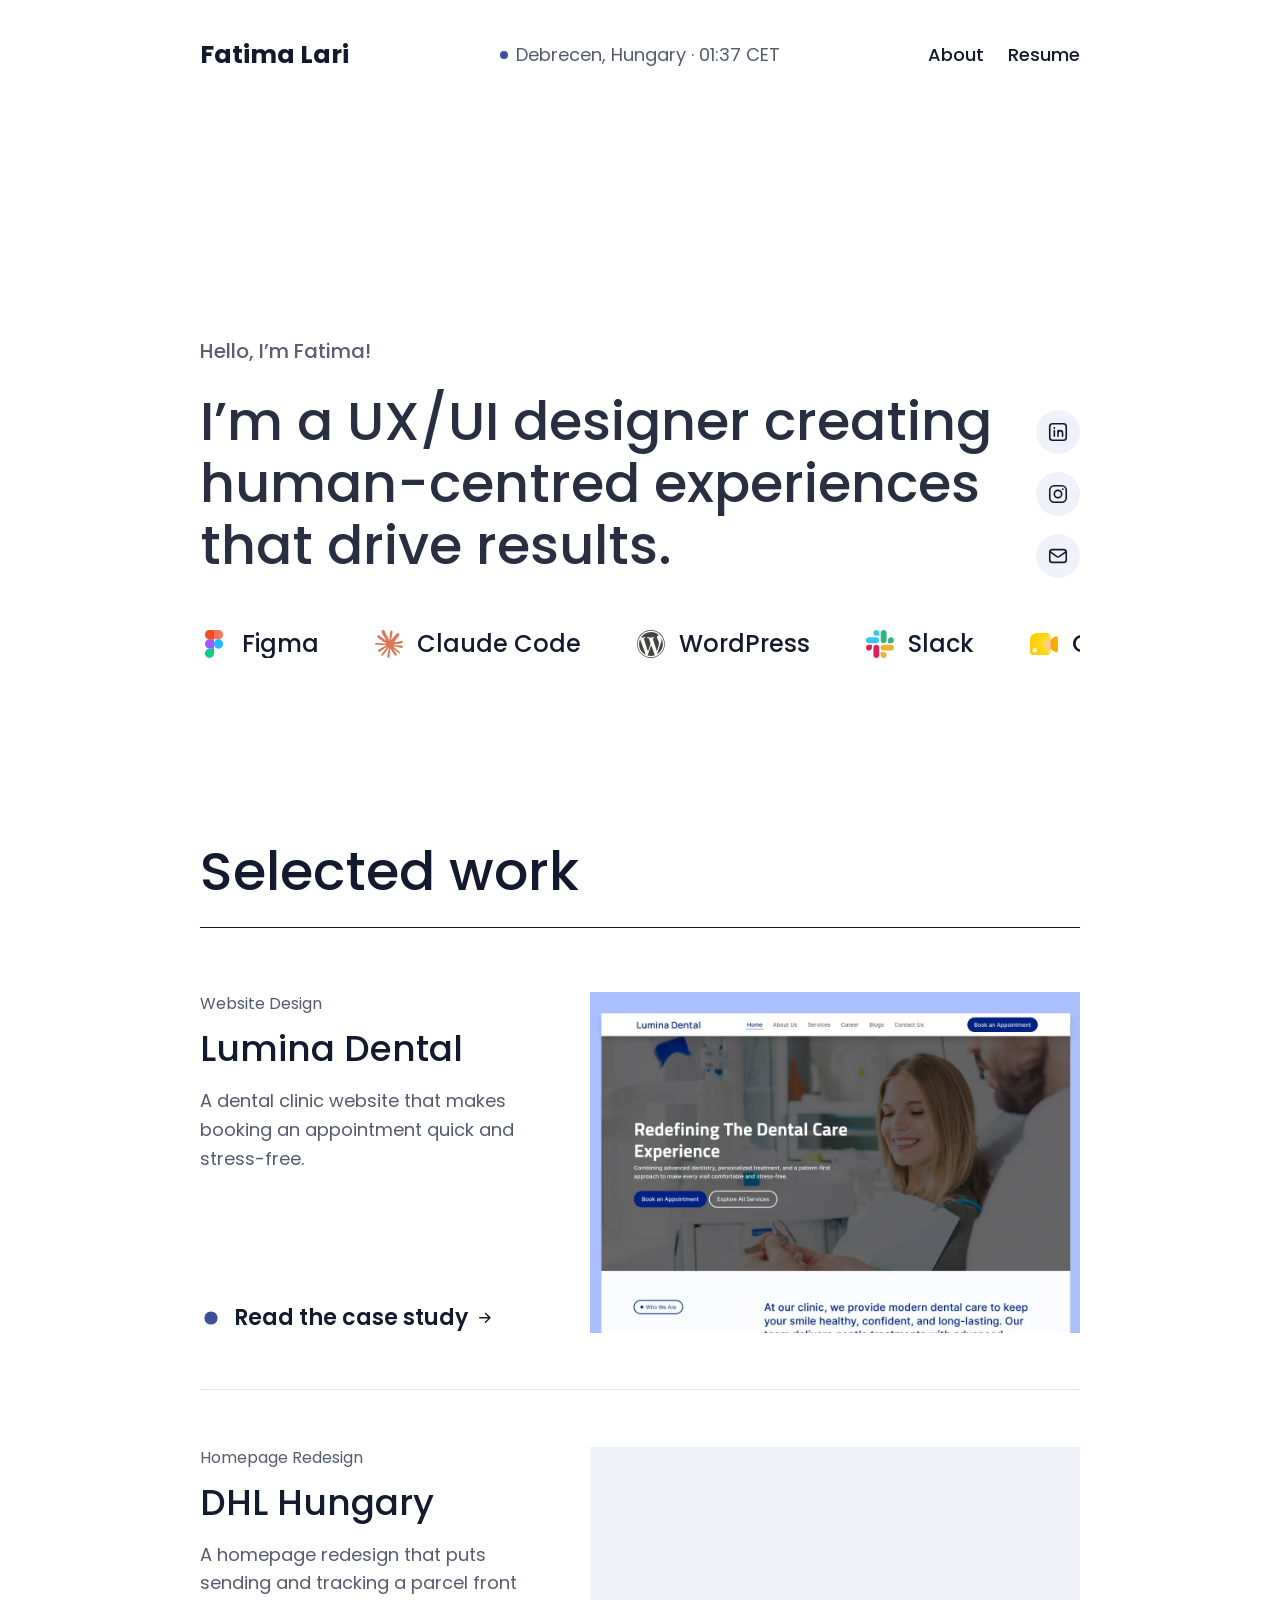
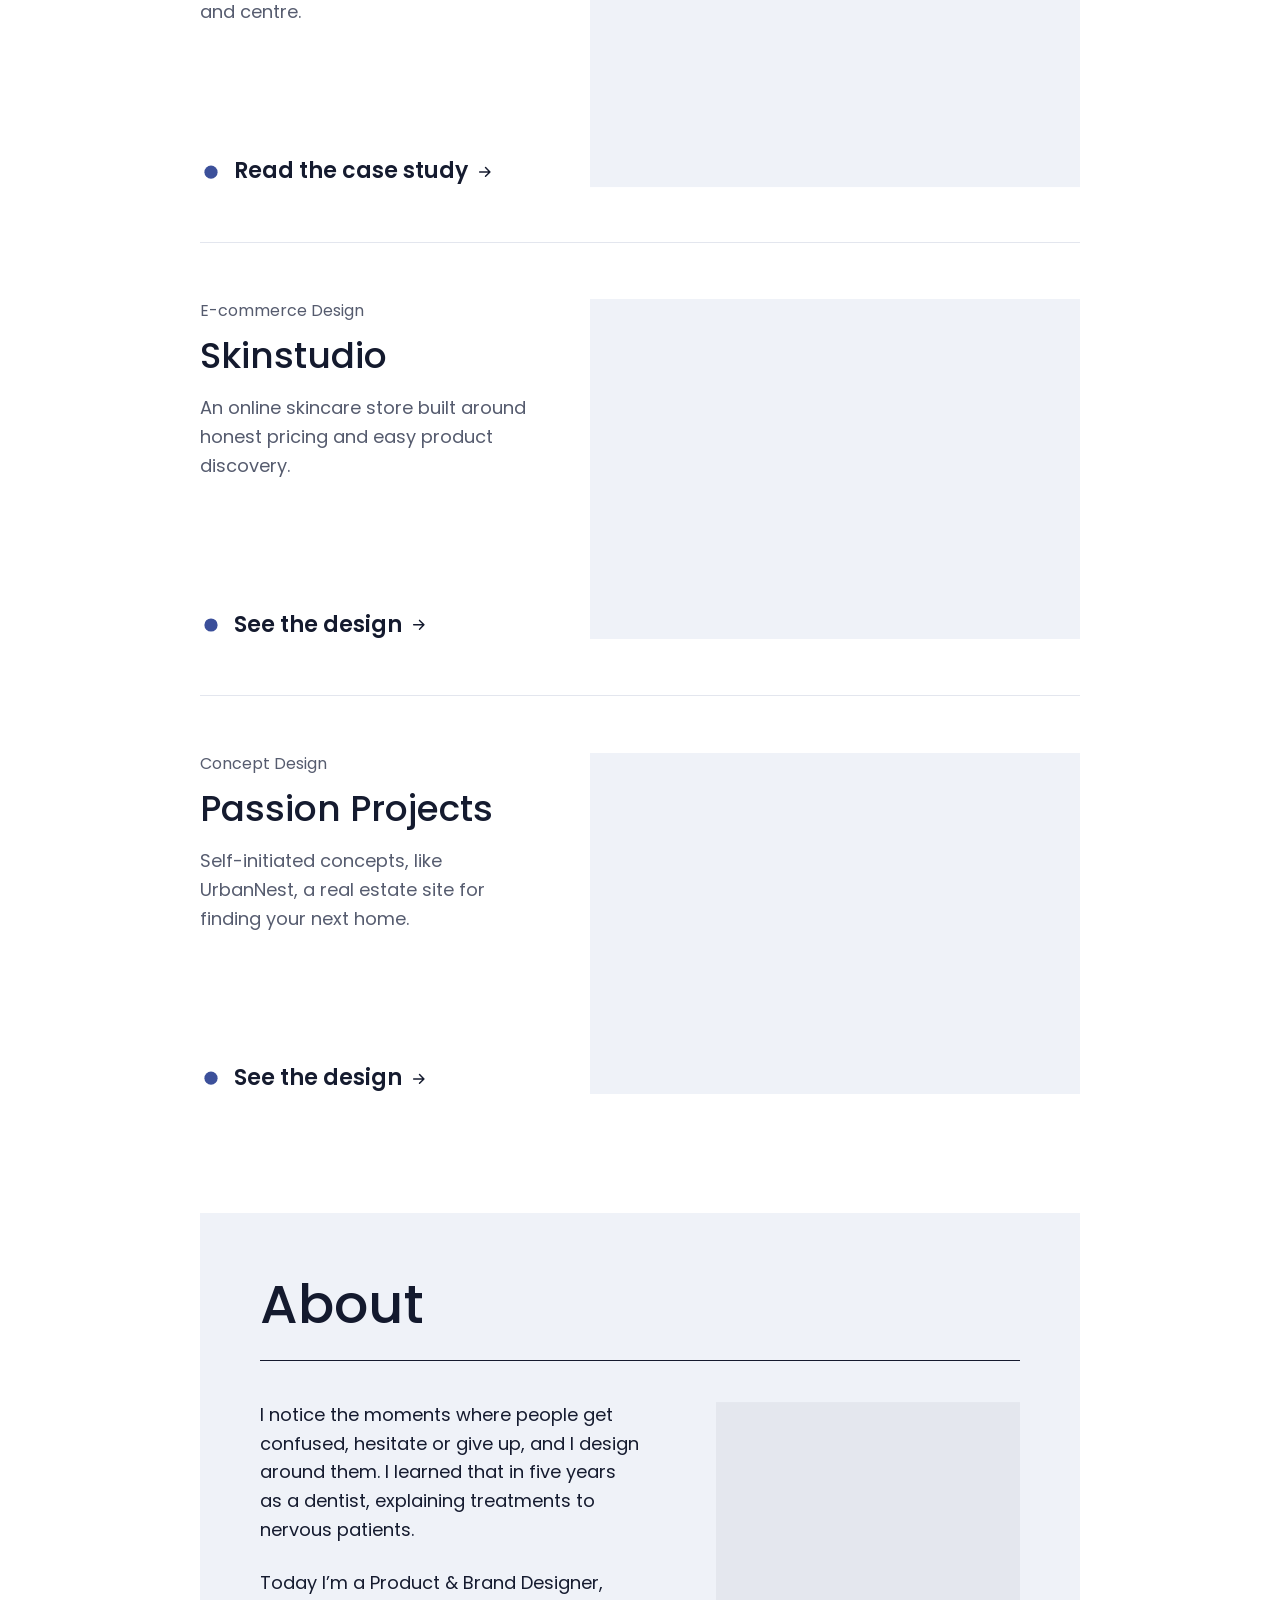
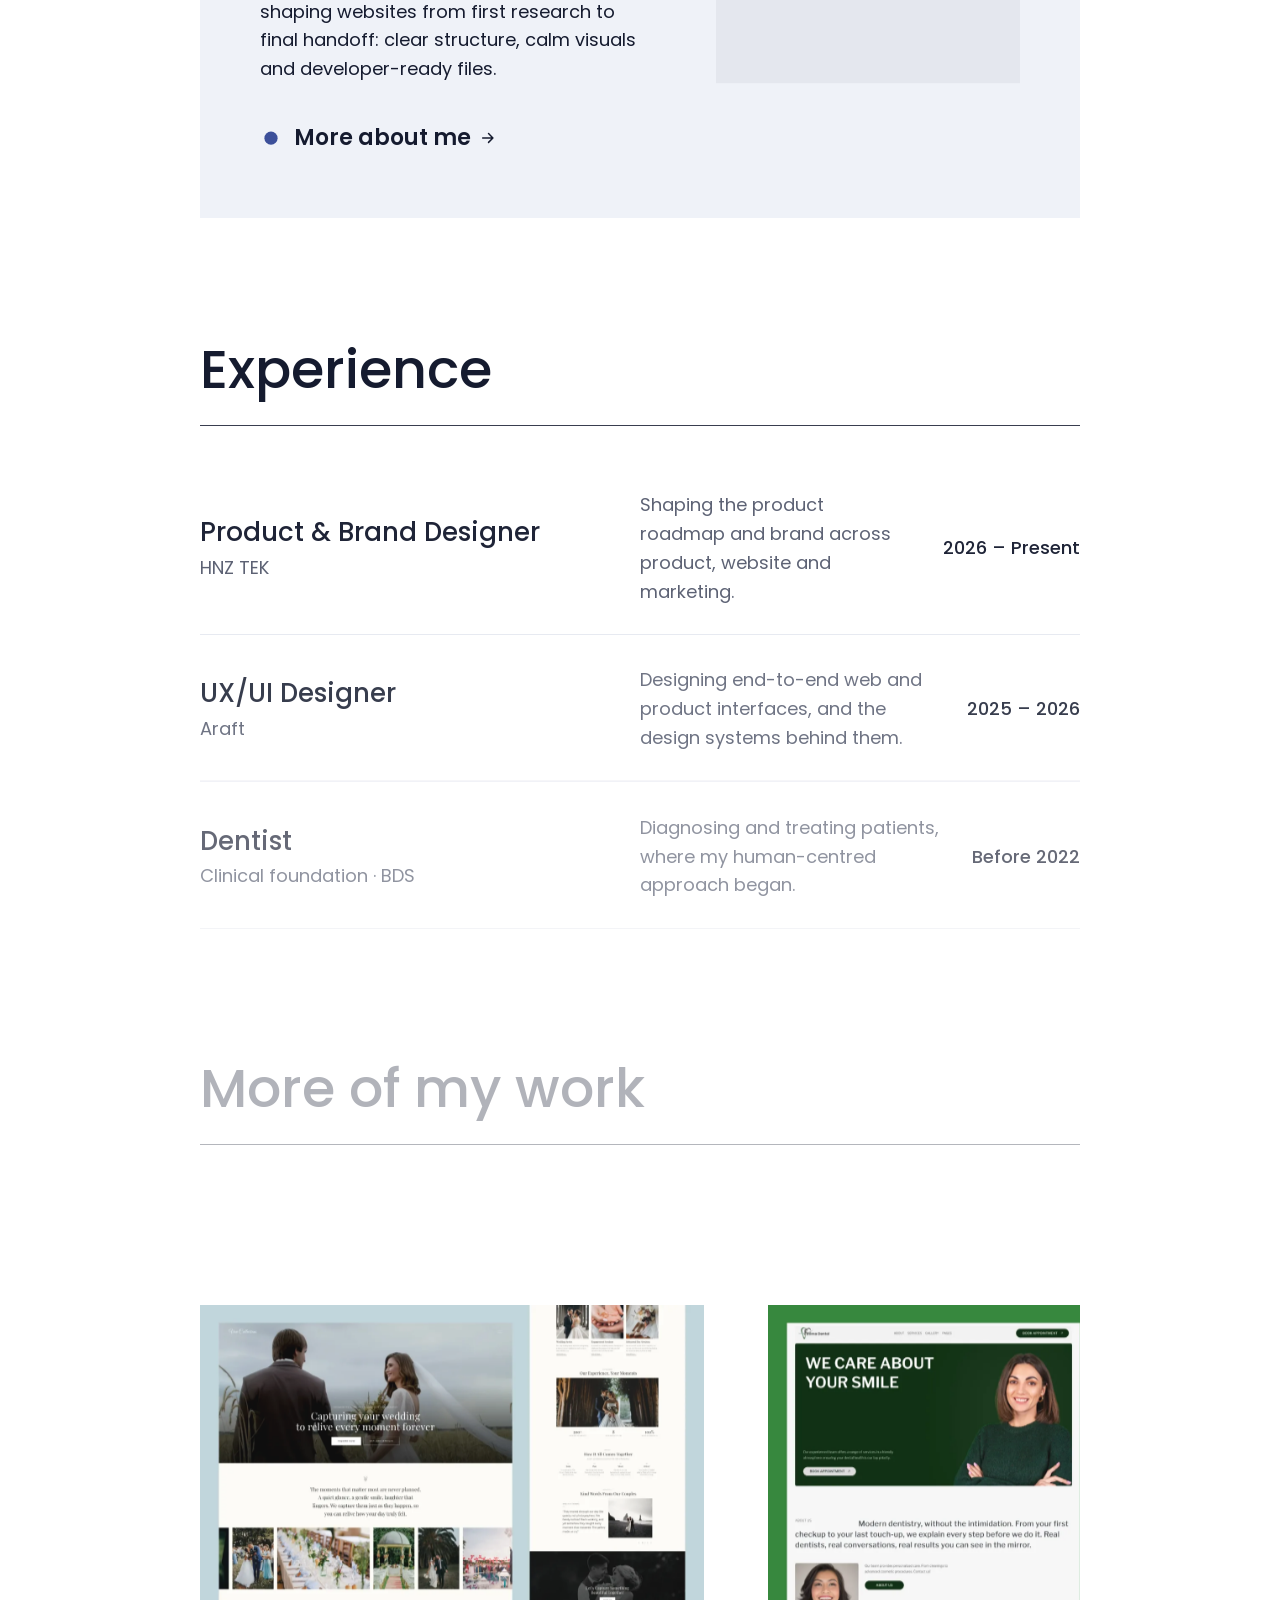
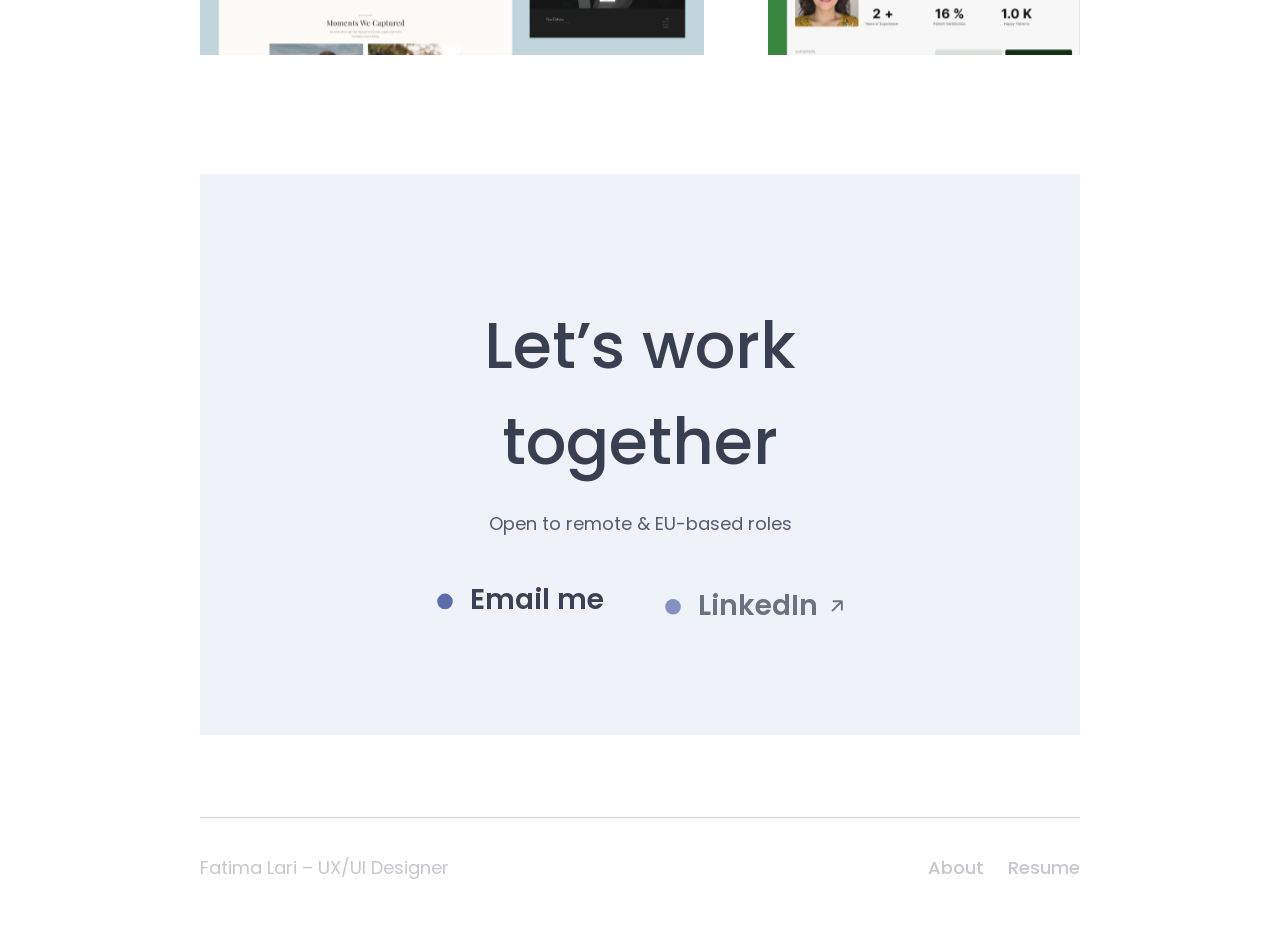
<file: index.html>
<!doctype html>
<html lang="en">
<head>
  <meta charset="utf-8">
  <meta name="viewport" content="width=device-width, initial-scale=1">
  <title>Fatima Lari — UX/UI Designer</title>
  <meta name="description" content="Fatima Lari is a UX/UI designer based in Debrecen, Hungary.">
  <link rel="icon" href="images/favicon.svg" type="image/svg+xml">
  <link rel="apple-touch-icon" href="images/apple-touch-icon.png">
  <meta property="og:type" content="website">
  <meta property="og:title" content="Fatima Lari — UX/UI Designer">
  <meta property="og:description" content="Fatima Lari is a UX/UI designer based in Debrecen, Hungary.">
  <meta property="og:url" content="https://fatimalari.github.io/Portfolio-Oct-2026/">
  <meta property="og:image" content="https://fatimalari.github.io/Portfolio-Oct-2026/images/og-image.png">
  <meta name="twitter:card" content="summary_large_image">
  <link rel="preload" href="fonts/poppins-latin-500-normal.woff2" as="font" type="font/woff2" crossorigin>
  <link rel="stylesheet" href="css/tokens.css?v=104">
  <link rel="stylesheet" href="css/main.css?v=104">
  <script>
    /* Show the preloader once per visit, and never for reduced-motion users */
    (function () {
      var seen = false;
      try { seen = sessionStorage.getItem("preloader-seen") === "1"; } catch (e) {}
      var reduce = window.matchMedia("(prefers-reduced-motion: reduce)").matches;
      if (!seen && !reduce) document.documentElement.classList.add("is-loading");
      if (!reduce) document.documentElement.classList.add("motion");
    })();
    /* Lets iOS Safari show :active (tap) states */
    document.addEventListener("touchstart", function () {}, { passive: true });
  </script>
  <script src="js/preloader.js?v=104" defer></script>
  <script src="js/vendor/gsap.min.js?v=104" defer></script>
  <script src="js/vendor/ScrollTrigger.min.js?v=104" defer></script>
  <script src="js/motion.js?v=104" defer></script>
  <script src="js/social.js?v=104" defer></script>
  <script src="js/buttons.js?v=104" defer></script>
  <script src="js/clock.js?v=104" defer></script>
  <script src="js/menu.js?v=104" defer></script>
  <script src="js/header.js?v=104" defer></script>
</head>
<body>
  <div class="preloader" aria-hidden="true">
    <div class="preloader__stairs"><span></span><span></span><span></span><span></span><span></span></div>
    <div class="preloader__center">
      <span class="preloader__title">Fatima Lari – <span class="nowrap">UX/UI Designer</span></span>
      <span class="preloader__count">0%</span>
    </div>
    <span class="preloader__bar"><span class="preloader__bar-fill"></span></span>
  </div>

  <header class="site-header">
    <a class="site-header__logo" href="./">Fatima Lari</a>
    <p class="site-header__loc"><span>Debrecen, Hungary<span class="js-local-time"></span></span></p>
    <nav class="site-header__nav" aria-label="Main">
      <a href="about.html">About</a>
      <a href="resume.html">Resume</a>
    </nav>
    <button class="menu-toggle" type="button" aria-expanded="false" aria-controls="menu-drawer" aria-label="Open menu">
      <span class="menu-toggle__bar"></span>
      <span class="menu-toggle__bar"></span>
    </button>
  </header>

  <!-- Phone menu: a drawer that slides in from the right (js/menu.js) -->
  <div class="drawer" id="menu-drawer" hidden>
    <div class="drawer__backdrop" data-close-menu></div>
    <div class="drawer__panel" role="dialog" aria-modal="true" aria-label="Menu">
      <button class="drawer__close" type="button" aria-label="Close menu" data-close-menu>
        <svg viewBox="0 0 24 24" fill="none" stroke="currentColor" stroke-width="1.75" stroke-linecap="round" aria-hidden="true"><path d="M6 6l12 12M18 6L6 18"/></svg>
      </button>
      <nav aria-label="Mobile">
        <ul class="drawer__links">
          <li><a href="about.html">About</a></li>
          <li><a href="resume.html">Resume</a></li>
        </ul>
      </nav>
    </div>
  </div>

  <main>
    <section class="hero" aria-label="Introduction">
      <div class="hero__content">
        <div class="hero__head">
          <h1 class="hero__hello">Hello, I’m Fatima!</h1>
          <p class="hero__subtitle"><span class="hero__line">I’m a UX/UI designer creating <span class="nowrap">human-centred</span> experiences that drive results.</span></p>
        </div>
        <!-- Tools strip: four identical groups scroll left in a loop
             (css/main.css); only the first is read by screen readers.
             Full-colour logos: SVG Logos via Iconify (CC0). -->
        <div class="tools">
          <div class="tools__track">
            <ul class="tools__group" aria-label="Tools I use">
              <li class="tools__item"><img class="tools__logo" src="images/logos/figma.svg" alt="" width="28" height="28">Figma</li>
              <li class="tools__item"><img class="tools__logo" src="images/logos/claude.svg" alt="" width="28" height="28">Claude Code</li>
              <li class="tools__item"><img class="tools__logo" src="images/logos/wordpress.svg" alt="" width="28" height="28">WordPress</li>
              <li class="tools__item"><img class="tools__logo" src="images/logos/slack.svg" alt="" width="28" height="28">Slack</li>
              <li class="tools__item"><img class="tools__logo" src="images/logos/google-meet.svg" alt="" width="28" height="28">Google Meet</li>
            </ul>
            <ul class="tools__group" aria-hidden="true">
              <li class="tools__item"><img class="tools__logo" src="images/logos/figma.svg" alt="" width="28" height="28">Figma</li>
              <li class="tools__item"><img class="tools__logo" src="images/logos/claude.svg" alt="" width="28" height="28">Claude Code</li>
              <li class="tools__item"><img class="tools__logo" src="images/logos/wordpress.svg" alt="" width="28" height="28">WordPress</li>
              <li class="tools__item"><img class="tools__logo" src="images/logos/slack.svg" alt="" width="28" height="28">Slack</li>
              <li class="tools__item"><img class="tools__logo" src="images/logos/google-meet.svg" alt="" width="28" height="28">Google Meet</li>
            </ul>
            <ul class="tools__group" aria-hidden="true">
              <li class="tools__item"><img class="tools__logo" src="images/logos/figma.svg" alt="" width="28" height="28">Figma</li>
              <li class="tools__item"><img class="tools__logo" src="images/logos/claude.svg" alt="" width="28" height="28">Claude Code</li>
              <li class="tools__item"><img class="tools__logo" src="images/logos/wordpress.svg" alt="" width="28" height="28">WordPress</li>
              <li class="tools__item"><img class="tools__logo" src="images/logos/slack.svg" alt="" width="28" height="28">Slack</li>
              <li class="tools__item"><img class="tools__logo" src="images/logos/google-meet.svg" alt="" width="28" height="28">Google Meet</li>
            </ul>
            <ul class="tools__group" aria-hidden="true">
              <li class="tools__item"><img class="tools__logo" src="images/logos/figma.svg" alt="" width="28" height="28">Figma</li>
              <li class="tools__item"><img class="tools__logo" src="images/logos/claude.svg" alt="" width="28" height="28">Claude Code</li>
              <li class="tools__item"><img class="tools__logo" src="images/logos/wordpress.svg" alt="" width="28" height="28">WordPress</li>
              <li class="tools__item"><img class="tools__logo" src="images/logos/slack.svg" alt="" width="28" height="28">Slack</li>
              <li class="tools__item"><img class="tools__logo" src="images/logos/google-meet.svg" alt="" width="28" height="28">Google Meet</li>
            </ul>
          </div>
        </div>
      </div>

      <!-- Social links: hover bubbles show the handle / address. On desktop, clicking the email icon
           copies the address in data-email. -->
      <ul class="social" aria-label="Social media">
        <li>
          <a class="social__link" href="https://www.linkedin.com/in/fatimalari" target="_blank" rel="noopener" aria-label="LinkedIn, linkedin.com/in/fatimalari">
            <svg viewBox="0 0 24 24" fill="none" stroke="currentColor" stroke-width="1.75" stroke-linecap="round" stroke-linejoin="round" aria-hidden="true">
              <rect x="3" y="3" width="18" height="18" rx="3"/>
              <path d="M8 10.5v6"/>
              <circle cx="8" cy="7.6" r="1" fill="currentColor" stroke="none"/>
              <path d="M12 16.5v-6M12 13.5c0-1.7 1.1-3 2.5-3s2.5 1 2.5 2.75v3.25"/>
            </svg>
          </a>
          <span class="social__bubble" aria-hidden="true">linkedin.com/in/fatimalari</span>
        </li>
        <li>
          <a class="social__link" href="https://www.instagram.com/uxui.fatima" target="_blank" rel="noopener" aria-label="Instagram, @uxui.fatima">
            <svg viewBox="0 0 24 24" fill="none" stroke="currentColor" stroke-width="1.75" stroke-linecap="round" stroke-linejoin="round" aria-hidden="true">
              <rect x="3" y="3" width="18" height="18" rx="5"/>
              <circle cx="12" cy="12" r="4"/>
              <circle cx="17.25" cy="6.75" r="1" fill="currentColor" stroke="none"/>
            </svg>
          </a>
          <span class="social__bubble" aria-hidden="true">@uxui.fatima</span>
        </li>
        <li>
          <a class="social__link" href="mailto:fatima.lari07@gmail.com" data-email="fatima.lari07@gmail.com" aria-label="Email, fatima.lari07@gmail.com">
            <svg viewBox="0 0 24 24" fill="none" stroke="currentColor" stroke-width="1.75" stroke-linecap="round" stroke-linejoin="round" aria-hidden="true">
              <rect x="3" y="5" width="18" height="14" rx="3"/>
              <path d="m3.5 7.5 7.4 5.2a2 2 0 0 0 2.2 0l7.4-5.2"/>
            </svg>
          </a>
          <span class="social__bubble" aria-hidden="true">fatima.lari07@gmail.com</span>
        </li>
      </ul>

      <!-- Phones: the header has no room, so the location sits under the icons -->
      <p class="hero__loc"><span>Debrecen, Hungary<span class="js-local-time"></span></span></p>
    </section>

    <section class="section work" id="work" aria-labelledby="work-title">
      <h2 class="section-title" id="work-title">Selected work</h2>

      <!-- One project per row: text on the left, cover on the right, thin
           lines between rows. TODO: point each card at its case study. -->
      <ul class="work__list">
        <li class="work__item">
          <a class="work-card" href="#">
            <div class="work-card__text">
              <p class="work-card__category">Website Design</p>
              <h3 class="work-card__title">Lumina Dental</h3>
              <p class="work-card__desc">A dental clinic website that makes booking an appointment quick and stress-free.</p>
              <span class="button work-card__cta"><span class="button__dot" aria-hidden="true"></span><span class="button__label">Read the case study</span><svg class="button__arrow" viewBox="0 0 24 24" fill="none" stroke="currentColor" stroke-width="2" stroke-linecap="round" stroke-linejoin="round" aria-hidden="true"><path d="M5 12h14M13 6l6 6-6 6"/></svg></span>
            </div>
            <div class="work-card__media">
              <picture>
                <source srcset="images/projects/lumina-dental.webp" type="image/webp">
                <img src="images/projects/lumina-dental.jpg" width="1200" height="800" loading="lazy" decoding="async"
                     alt="Lumina Dental website: “Redefining the dental care experience” hero with a smiling patient at the dentist">
              </picture>
            </div>
          </a>
        </li>
        <li class="work__item">
          <a class="work-card" href="#">
            <div class="work-card__text">
              <p class="work-card__category">Homepage Redesign</p>
              <h3 class="work-card__title">DHL Hungary</h3>
              <p class="work-card__desc">A homepage redesign that puts sending and tracking a parcel front and centre.</p>
              <span class="button work-card__cta"><span class="button__dot" aria-hidden="true"></span><span class="button__label">Read the case study</span><svg class="button__arrow" viewBox="0 0 24 24" fill="none" stroke="currentColor" stroke-width="2" stroke-linecap="round" stroke-linejoin="round" aria-hidden="true"><path d="M5 12h14M13 6l6 6-6 6"/></svg></span>
            </div>
            <div class="work-card__media">
              <picture>
                <source srcset="images/projects/dhl-hungary.webp" type="image/webp">
                <img src="images/projects/dhl-hungary.jpg" width="1200" height="800" loading="lazy" decoding="async"
                     alt="DHL Hungary homepage redesign: “Send it anywhere. Track it everywhere.” with a tracking field over a DHL van">
              </picture>
            </div>
          </a>
        </li>
        <li class="work__item">
          <a class="work-card" href="#">
            <div class="work-card__text">
              <p class="work-card__category">E-commerce Design</p>
              <h3 class="work-card__title">Skinstudio</h3>
              <p class="work-card__desc">An online skincare store built around honest pricing and easy product discovery.</p>
              <span class="button work-card__cta"><span class="button__dot" aria-hidden="true"></span><span class="button__label">See the design</span><svg class="button__arrow" viewBox="0 0 24 24" fill="none" stroke="currentColor" stroke-width="2" stroke-linecap="round" stroke-linejoin="round" aria-hidden="true"><path d="M5 12h14M13 6l6 6-6 6"/></svg></span>
            </div>
            <div class="work-card__media">
              <picture>
                <source srcset="images/projects/skinstudio.webp" type="image/webp">
                <img src="images/projects/skinstudio.jpg" width="1200" height="800" loading="lazy" decoding="async"
                     alt="Skinstudio skincare ecommerce homepage: “Luxury-grade skincare. Zero markups.” with product photography">
              </picture>
            </div>
          </a>
        </li>
        <li class="work__item">
          <a class="work-card" href="#">
            <div class="work-card__text">
              <p class="work-card__category">Concept Design</p>
              <h3 class="work-card__title">Passion Projects</h3>
              <p class="work-card__desc">Self-initiated concepts, like UrbanNest, a real estate site for finding your next home.</p>
              <span class="button work-card__cta"><span class="button__dot" aria-hidden="true"></span><span class="button__label">See the design</span><svg class="button__arrow" viewBox="0 0 24 24" fill="none" stroke="currentColor" stroke-width="2" stroke-linecap="round" stroke-linejoin="round" aria-hidden="true"><path d="M5 12h14M13 6l6 6-6 6"/></svg></span>
            </div>
            <div class="work-card__media">
              <picture>
                <source srcset="images/projects/passion-projects.webp" type="image/webp">
                <img src="images/projects/passion-projects.jpg" width="1600" height="1111" loading="lazy" decoding="async"
                     alt="UrbanNest real estate website: homepage with property search, and inner pages with team, FAQ and footer">
              </picture>
            </div>
          </a>
        </li>
      </ul>
    </section>

    <section class="section about" id="about" aria-labelledby="about-title">
      <div class="about__panel">
        <h2 class="section-title" id="about-title">About</h2>

        <div class="about__grid">
          <div class="about__text">
            <p>I notice the moments where people get confused, hesitate or give up, and I design around them. I learned that in five years as a dentist, explaining treatments to nervous patients.</p>
            <p>Today I’m a Product &amp; Brand Designer, shaping websites from first research to final handoff: clear structure, calm visuals and developer-ready files.</p>
            <a class="button" href="about.html"><span class="button__dot" aria-hidden="true"></span><span class="button__label">More about me</span><svg class="button__arrow" viewBox="0 0 24 24" fill="none" stroke="currentColor" stroke-width="2" stroke-linecap="round" stroke-linejoin="round" aria-hidden="true"><path d="M5 12h14M13 6l6 6-6 6"/></svg></a>
          </div>
          <div class="about__media">
            <picture>
              <source srcset="images/about/fatima-lari.webp" type="image/webp">
              <img src="images/about/fatima-lari.jpg" width="1200" height="1600" loading="lazy" decoding="async"
                   alt="Fatima Lari smiling in sunglasses, a purple shirt and a headscarf, on a leafy garden path">
            </picture>
          </div>
        </div>
      </div>
    </section>

    <section class="section experience" id="experience" aria-labelledby="experience-title">
      <h2 class="section-title" id="experience-title">Experience</h2>

      <!-- One row per role: role and company, a one-line summary, years.
           TODO: real years for Dentist -->
      <ol class="experience__list">
        <li class="experience-row">
          <div>
            <h3 class="experience-row__role">Product &amp; Brand Designer</h3>
            <p class="experience-row__company">HNZ TEK</p>
          </div>
          <p class="experience-row__desc">Shaping the product roadmap and brand across product, website and marketing.</p>
          <p class="experience-row__date">2026 – Present</p>
        </li>
        <li class="experience-row">
          <div>
            <h3 class="experience-row__role">UX/UI Designer</h3>
            <p class="experience-row__company">Araft</p>
          </div>
          <p class="experience-row__desc">Designing end-to-end web and product interfaces, and the design systems behind them.</p>
          <p class="experience-row__date">2025 – 2026</p>
        </li>
        <li class="experience-row">
          <div>
            <h3 class="experience-row__role">Dentist</h3>
            <p class="experience-row__company">Clinical foundation · BDS</p>
          </div>
          <p class="experience-row__desc">Diagnosing and treating patients, where my human-centred approach began.</p>
          <p class="experience-row__date">Before 2022</p>
        </li>
      </ol>
    </section>

    <section class="section insights" id="insights" aria-labelledby="insights-title">
      <h2 class="section-title" id="insights-title">More of my work</h2>
      <p class="insights__intro">A few more websites I’ve designed, for a wedding photographer, a dental clinic, a travel agency and a solar energy brand.</p>

      <!-- Marquee: the second group repeats the first so the loop is seamless;
           keep both groups identical (the copy has empty alt text). -->
      <div class="marquee">
        <div class="marquee__track">
          <ul class="marquee__group">
            <li class="marquee__item">
              <picture>
                <source srcset="images/insights/vow-collections.webp" type="image/webp">
                <img src="images/insights/vow-collections.jpg" width="1200" height="833" loading="lazy" decoding="async" alt="Vow Collections wedding photography website: hero, gallery strip and services">
              </picture>
            </li>
            <li class="marquee__item">
              <picture>
                <source srcset="images/insights/fatima-dental.webp" type="image/webp">
                <img src="images/insights/fatima-dental.jpg" width="1200" height="833" loading="lazy" decoding="async" alt="Fatima Dental clinic website: “We care about your smile” hero, about, FAQ and booking form">
              </picture>
            </li>
            <li class="marquee__item">
              <picture>
                <source srcset="images/insights/jorneo.webp" type="image/webp">
                <img src="images/insights/jorneo.jpg" width="1200" height="833" loading="lazy" decoding="async" alt="Jorneo travel website: “Skardu awaits” mountain hero, packages, testimonials and FAQ">
              </picture>
            </li>
            <li class="marquee__item">
              <picture>
                <source srcset="images/insights/solera.webp" type="image/webp">
                <img src="images/insights/solera.jpg" width="1200" height="833" loading="lazy" decoding="async" alt="Solera solar energy website: hero, stats, features and newsletter footer">
              </picture>
            </li>
          </ul>
          <ul class="marquee__group" aria-hidden="true">
            <li class="marquee__item">
              <picture>
                <source srcset="images/insights/vow-collections.webp" type="image/webp">
                <img src="images/insights/vow-collections.jpg" width="1200" height="833" loading="lazy" decoding="async" alt="">
              </picture>
            </li>
            <li class="marquee__item">
              <picture>
                <source srcset="images/insights/fatima-dental.webp" type="image/webp">
                <img src="images/insights/fatima-dental.jpg" width="1200" height="833" loading="lazy" decoding="async" alt="">
              </picture>
            </li>
            <li class="marquee__item">
              <picture>
                <source srcset="images/insights/jorneo.webp" type="image/webp">
                <img src="images/insights/jorneo.jpg" width="1200" height="833" loading="lazy" decoding="async" alt="">
              </picture>
            </li>
            <li class="marquee__item">
              <picture>
                <source srcset="images/insights/solera.webp" type="image/webp">
                <img src="images/insights/solera.jpg" width="1200" height="833" loading="lazy" decoding="async" alt="">
              </picture>
            </li>
          </ul>
        </div>
      </div>
    </section>
  </main>

  <footer class="site-footer" id="contact">
    <div class="site-footer__panel">
      <div class="contact">
        <h2 class="contact__title">Let’s work <span class="nowrap">together</span></h2>
        <p class="contact__note">Open to remote &amp; EU-based roles</p>
        <div class="contact__actions">
          <a class="button" href="mailto:fatima.lari07@gmail.com"><span class="button__dot" aria-hidden="true"></span><span class="button__label">Email me</span></a>
          <a class="button" href="https://www.linkedin.com/in/fatimalari" target="_blank" rel="noopener"><span class="button__dot" aria-hidden="true"></span><span class="button__label">LinkedIn</span><svg class="button__arrow button__arrow--out" viewBox="0 0 24 24" fill="none" stroke="currentColor" stroke-width="2" stroke-linecap="round" stroke-linejoin="round" aria-hidden="true"><path d="M7 17L17 7M8 7h9v9"/></svg></a>
        </div>
      </div>
    </div>

    <div class="site-footer__bar">
      <p class="site-footer__name">Fatima Lari – UX/UI Designer</p>
      <nav class="site-footer__nav" aria-label="Footer">
        <a href="about.html">About</a>
        <a href="resume.html">Resume</a>
      </nav>
    </div>
  </footer>
</body>
</html>
</file>
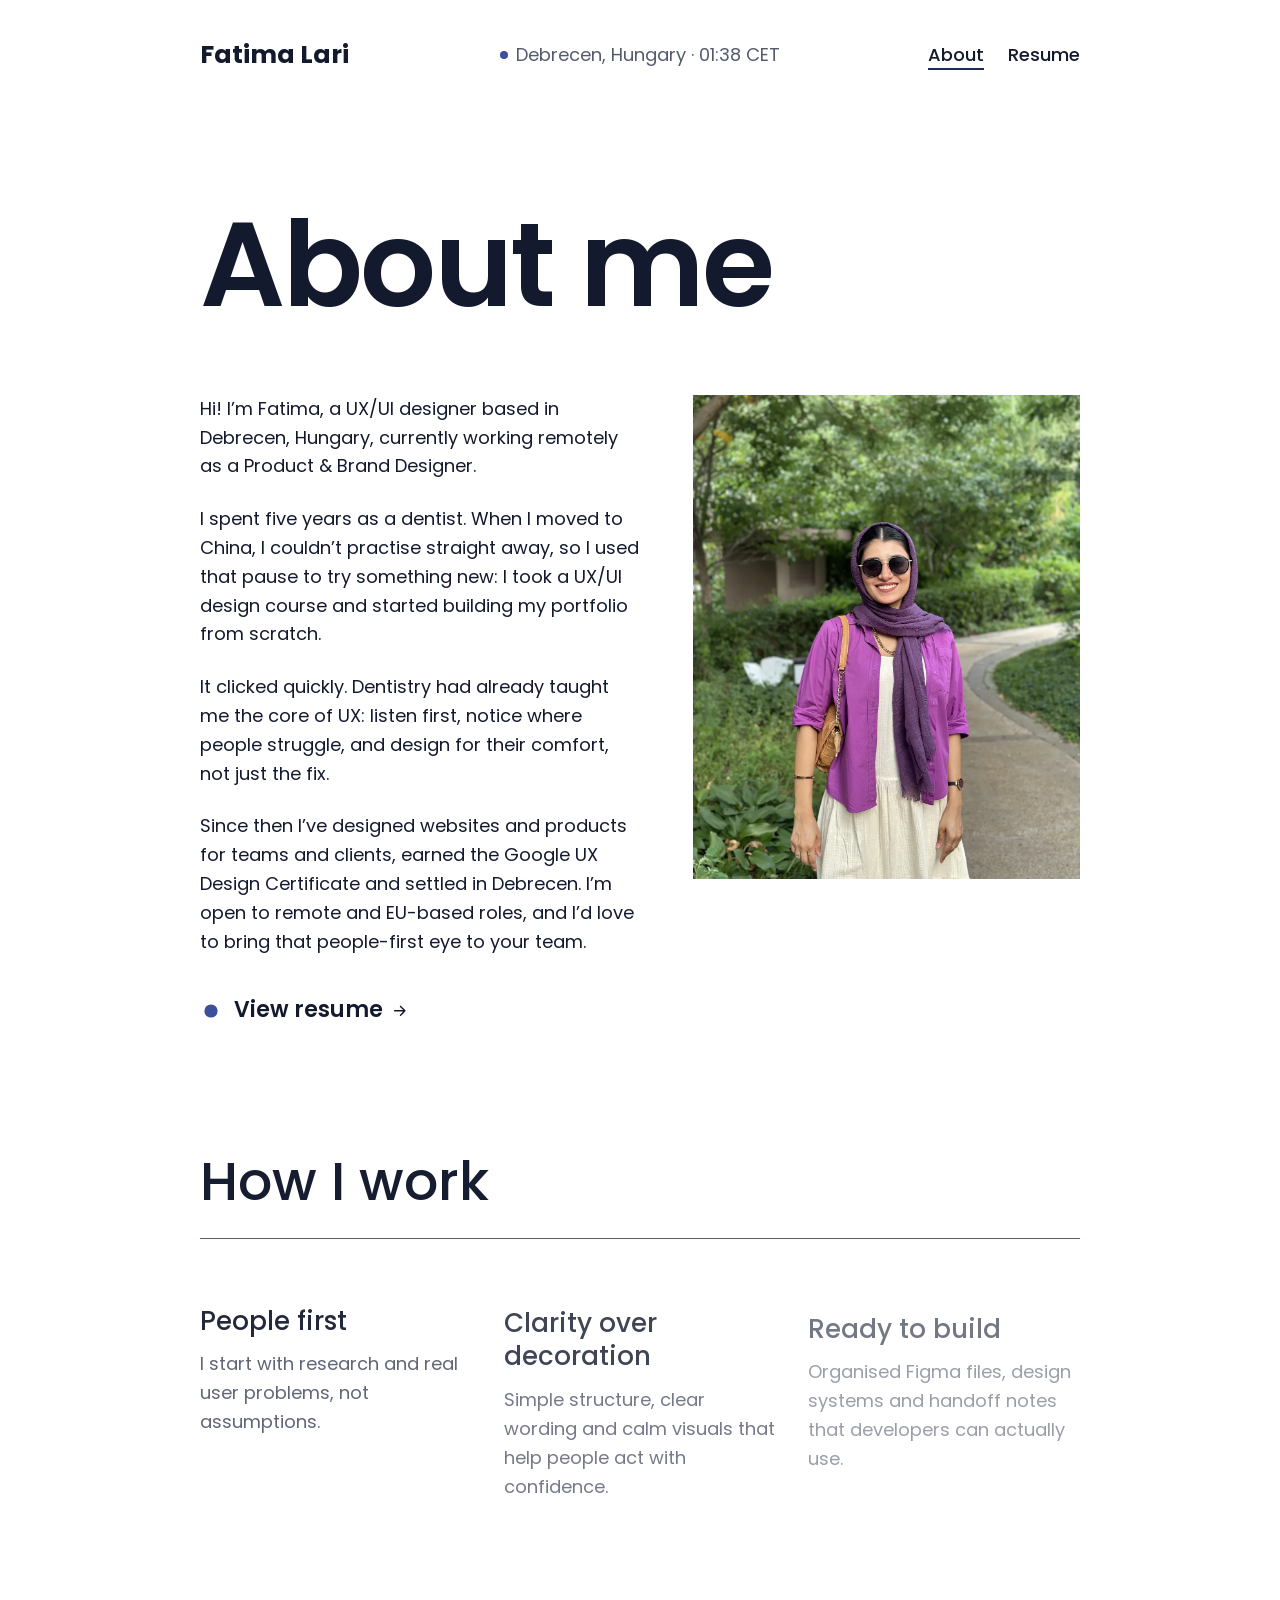
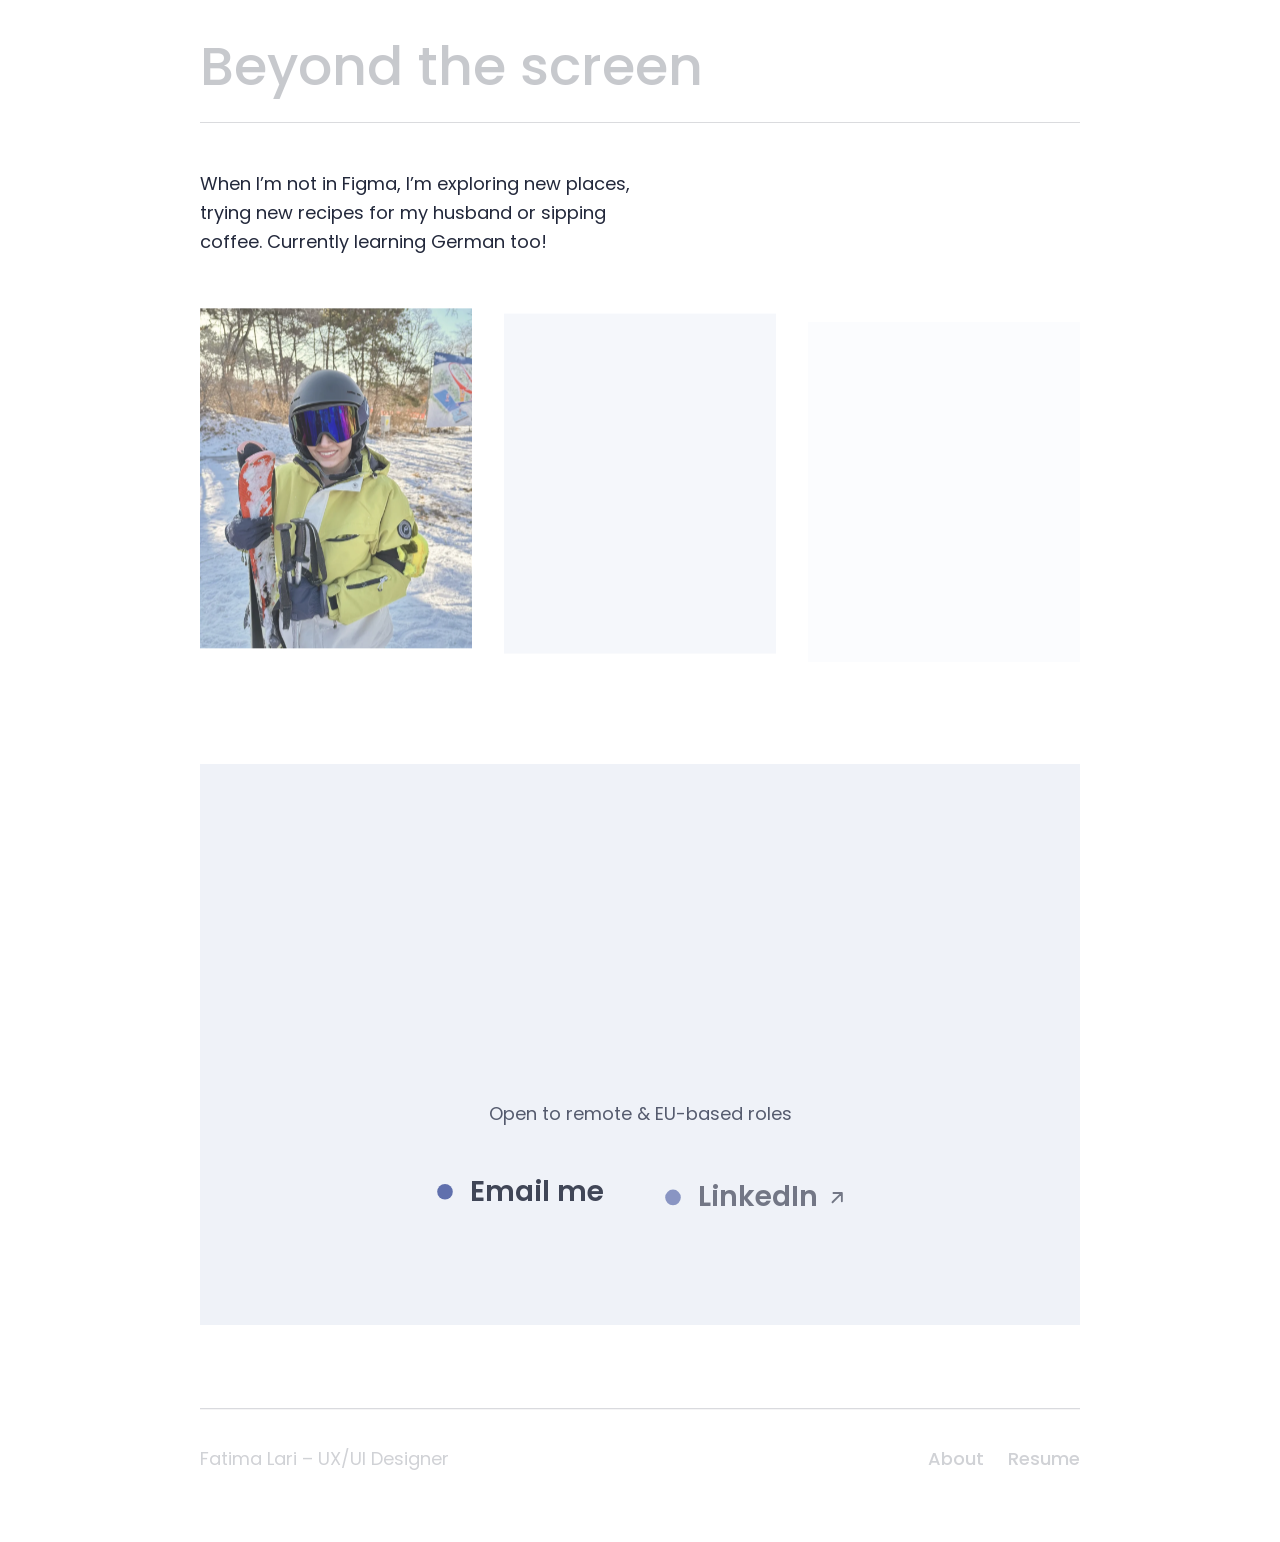
<file: about.html>
<!doctype html>
<html lang="en">
<head>
  <meta charset="utf-8">
  <meta name="viewport" content="width=device-width, initial-scale=1">
  <title>About me — Fatima Lari, UX/UI Designer</title>
  <meta name="description" content="About Fatima Lari, a UX/UI designer based in Debrecen, Hungary.">
  <link rel="icon" href="images/favicon.svg" type="image/svg+xml">
  <link rel="apple-touch-icon" href="images/apple-touch-icon.png">
  <meta property="og:type" content="website">
  <meta property="og:title" content="About me — Fatima Lari, UX/UI Designer">
  <meta property="og:description" content="About Fatima Lari, a UX/UI designer based in Debrecen, Hungary.">
  <meta property="og:url" content="https://fatimalari.github.io/Portfolio-Oct-2026/about.html">
  <meta property="og:image" content="https://fatimalari.github.io/Portfolio-Oct-2026/images/og-image.png">
  <meta name="twitter:card" content="summary_large_image">
  <link rel="preload" href="fonts/poppins-latin-500-normal.woff2" as="font" type="font/woff2" crossorigin>
  <link rel="stylesheet" href="css/tokens.css?v=104">
  <link rel="stylesheet" href="css/main.css?v=104">
  <script>
    /* Lets iOS Safari show :active (tap) states */
    document.addEventListener("touchstart", function () {}, { passive: true });
  </script>
  <script src="js/vendor/gsap.min.js?v=104" defer></script>
  <script src="js/vendor/ScrollTrigger.min.js?v=104" defer></script>
  <script src="js/motion.js?v=104" defer></script>
  <script src="js/buttons.js?v=104" defer></script>
  <script src="js/clock.js?v=104" defer></script>
  <script src="js/menu.js?v=104" defer></script>
  <script src="js/header.js?v=104" defer></script>
</head>
<body>
  <header class="site-header">
    <a class="site-header__logo" href="./">Fatima Lari</a>
    <p class="site-header__loc"><span>Debrecen, Hungary<span class="js-local-time"></span></span></p>
    <nav class="site-header__nav" aria-label="Main">
      <a href="about.html" aria-current="page">About</a>
      <a href="resume.html">Resume</a>
    </nav>
    <button class="menu-toggle" type="button" aria-expanded="false" aria-controls="menu-drawer" aria-label="Open menu">
      <span class="menu-toggle__bar"></span>
      <span class="menu-toggle__bar"></span>
    </button>
  </header>

  <!-- Phone menu: a drawer that slides in from the right (js/menu.js) -->
  <div class="drawer" id="menu-drawer" hidden>
    <div class="drawer__backdrop" data-close-menu></div>
    <div class="drawer__panel" role="dialog" aria-modal="true" aria-label="Menu">
      <button class="drawer__close" type="button" aria-label="Close menu" data-close-menu>
        <svg viewBox="0 0 24 24" fill="none" stroke="currentColor" stroke-width="1.75" stroke-linecap="round" aria-hidden="true"><path d="M6 6l12 12M18 6L6 18"/></svg>
      </button>
      <nav aria-label="Mobile">
        <ul class="drawer__links">
          <li><a href="about.html" aria-current="page">About</a></li>
          <li><a href="resume.html">Resume</a></li>
        </ul>
      </nav>
    </div>
  </div>

  <main>
    <section class="about-page" aria-labelledby="about-page-title">
      <h1 class="about-page__title" id="about-page-title">About me</h1>

      <div class="about-page__grid">
        <div class="about-page__text">
          <p>Hi! I’m Fatima, a UX/UI designer based in Debrecen, Hungary, currently working remotely as a Product &amp; Brand Designer.</p>
          <p>I spent five years as a dentist. When I moved to China, I couldn’t practise straight away, so I used that pause to try something new: I took a UX/UI design course and started building my portfolio from scratch.</p>
          <p>It clicked quickly. Dentistry had already taught me the core of UX: listen first, notice where people struggle, and design for their comfort, not just the fix.</p>
          <p>Since then I’ve designed websites and products for teams and clients, earned the Google UX Design Certificate and settled in Debrecen. I’m open to remote and EU-based roles, and I’d love to bring that people-first eye to your team.</p>
          <a class="button" href="resume.html"><span class="button__dot" aria-hidden="true"></span><span class="button__label">View resume</span><svg class="button__arrow" viewBox="0 0 24 24" fill="none" stroke="currentColor" stroke-width="2" stroke-linecap="round" stroke-linejoin="round" aria-hidden="true"><path d="M5 12h14M13 6l6 6-6 6"/></svg></a>
        </div>
        <div class="about-page__media">
          <picture>
            <source srcset="images/about/fatima-lari.webp" type="image/webp">
            <img src="images/about/fatima-lari.jpg" width="1200" height="1600" decoding="async"
                 alt="Fatima Lari smiling in sunglasses, a purple shirt and a headscarf, on a leafy garden path">
          </picture>
        </div>
      </div>
    </section>

    <section class="section approach" aria-labelledby="approach-title">
      <h2 class="section-title" id="approach-title">How I work</h2>
      <ul class="approach__list">
        <li class="approach__item">
          <h3 class="approach__title">People first</h3>
          <p class="approach__text">I start with research and real user problems, not assumptions.</p>
        </li>
        <li class="approach__item">
          <h3 class="approach__title">Clarity over decoration</h3>
          <p class="approach__text">Simple structure, clear wording and calm visuals that help people act with confidence.</p>
        </li>
        <li class="approach__item">
          <h3 class="approach__title">Ready to build</h3>
          <p class="approach__text">Organised Figma files, design systems and handoff notes that developers can actually use.</p>
        </li>
      </ul>
    </section>

    <section class="section beyond" id="beyond-screen" aria-labelledby="beyond-title">
      <h2 class="section-title" id="beyond-title">Beyond the screen</h2>
      <p class="beyond__text">When I’m not in Figma, I’m exploring new places, trying new recipes for my husband or sipping coffee. Currently learning German too!</p>

      <div class="beyond__gallery">
        <figure class="beyond__photo">
          <picture>
            <source srcset="images/about/skiing.webp" type="image/webp">
            <img src="images/about/skiing.jpg" width="960" height="1200" loading="lazy" decoding="async" alt="Fatima smiling in a yellow ski jacket, helmet and mirrored goggles, holding skis on a snowy slope">
          </picture>
        </figure>
        <figure class="beyond__photo">
          <picture>
            <source srcset="images/about/burgers.webp" type="image/webp">
            <img src="images/about/burgers.jpg" width="960" height="1200" loading="lazy" decoding="async" alt="A plate of three homemade burgers with toasted sesame buns and melted cheese">
          </picture>
        </figure>
        <figure class="beyond__photo">
          <picture>
            <source srcset="images/about/coffee.webp" type="image/webp">
            <img src="images/about/coffee.jpg" width="960" height="1200" loading="lazy" decoding="async" alt="An iced coffee from ZUS Coffee held up at a café table">
          </picture>
        </figure>
      </div>
    </section>
  </main>

  <footer class="site-footer" id="contact">
    <div class="site-footer__panel">
      <div class="contact">
        <h2 class="contact__title">Let’s work <span class="nowrap">together</span></h2>
        <p class="contact__note">Open to remote &amp; EU-based roles</p>
        <div class="contact__actions">
          <a class="button" href="mailto:fatima.lari07@gmail.com"><span class="button__dot" aria-hidden="true"></span><span class="button__label">Email me</span></a>
          <a class="button" href="https://www.linkedin.com/in/fatimalari" target="_blank" rel="noopener"><span class="button__dot" aria-hidden="true"></span><span class="button__label">LinkedIn</span><svg class="button__arrow button__arrow--out" viewBox="0 0 24 24" fill="none" stroke="currentColor" stroke-width="2" stroke-linecap="round" stroke-linejoin="round" aria-hidden="true"><path d="M7 17L17 7M8 7h9v9"/></svg></a>
        </div>
      </div>
    </div>

    <div class="site-footer__bar">
      <p class="site-footer__name">Fatima Lari – UX/UI Designer</p>
      <nav class="site-footer__nav" aria-label="Footer">
        <a href="about.html">About</a>
        <a href="resume.html">Resume</a>
      </nav>
    </div>
  </footer>
</body>
</html>
</file>
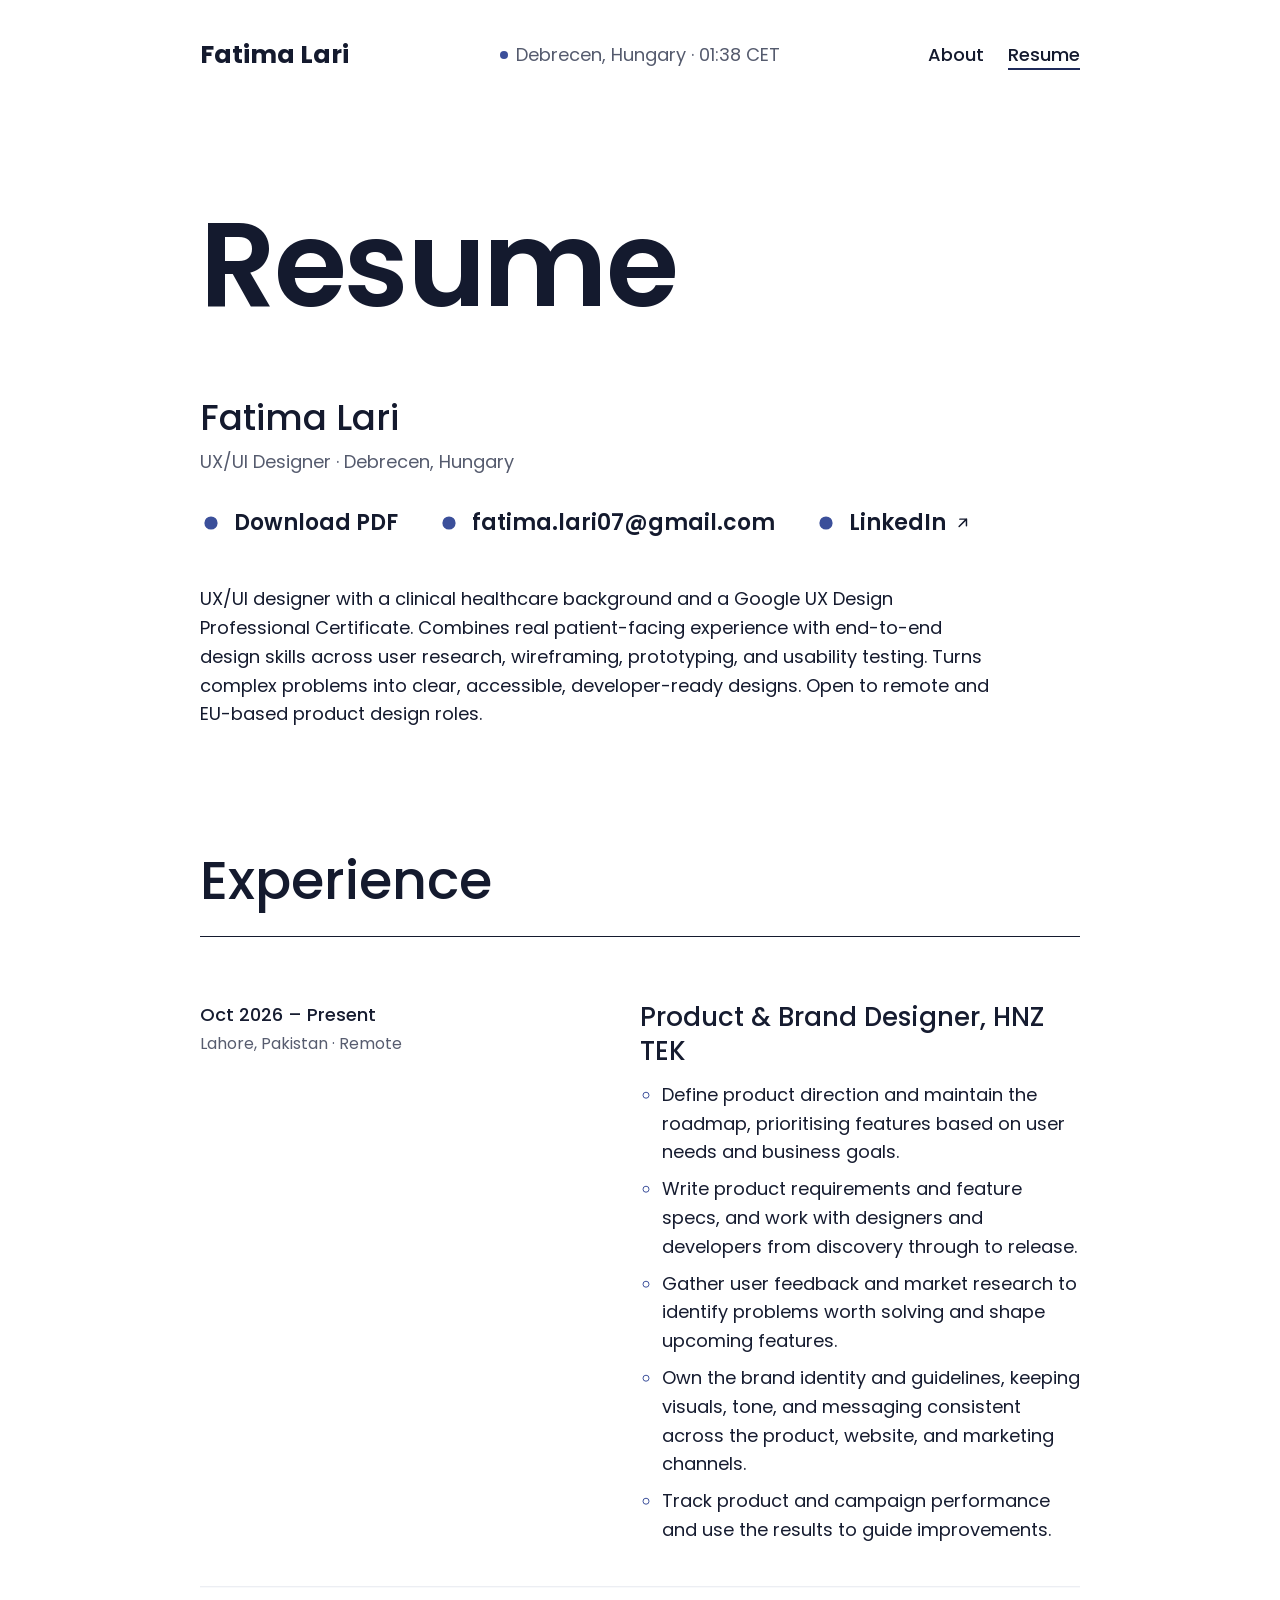
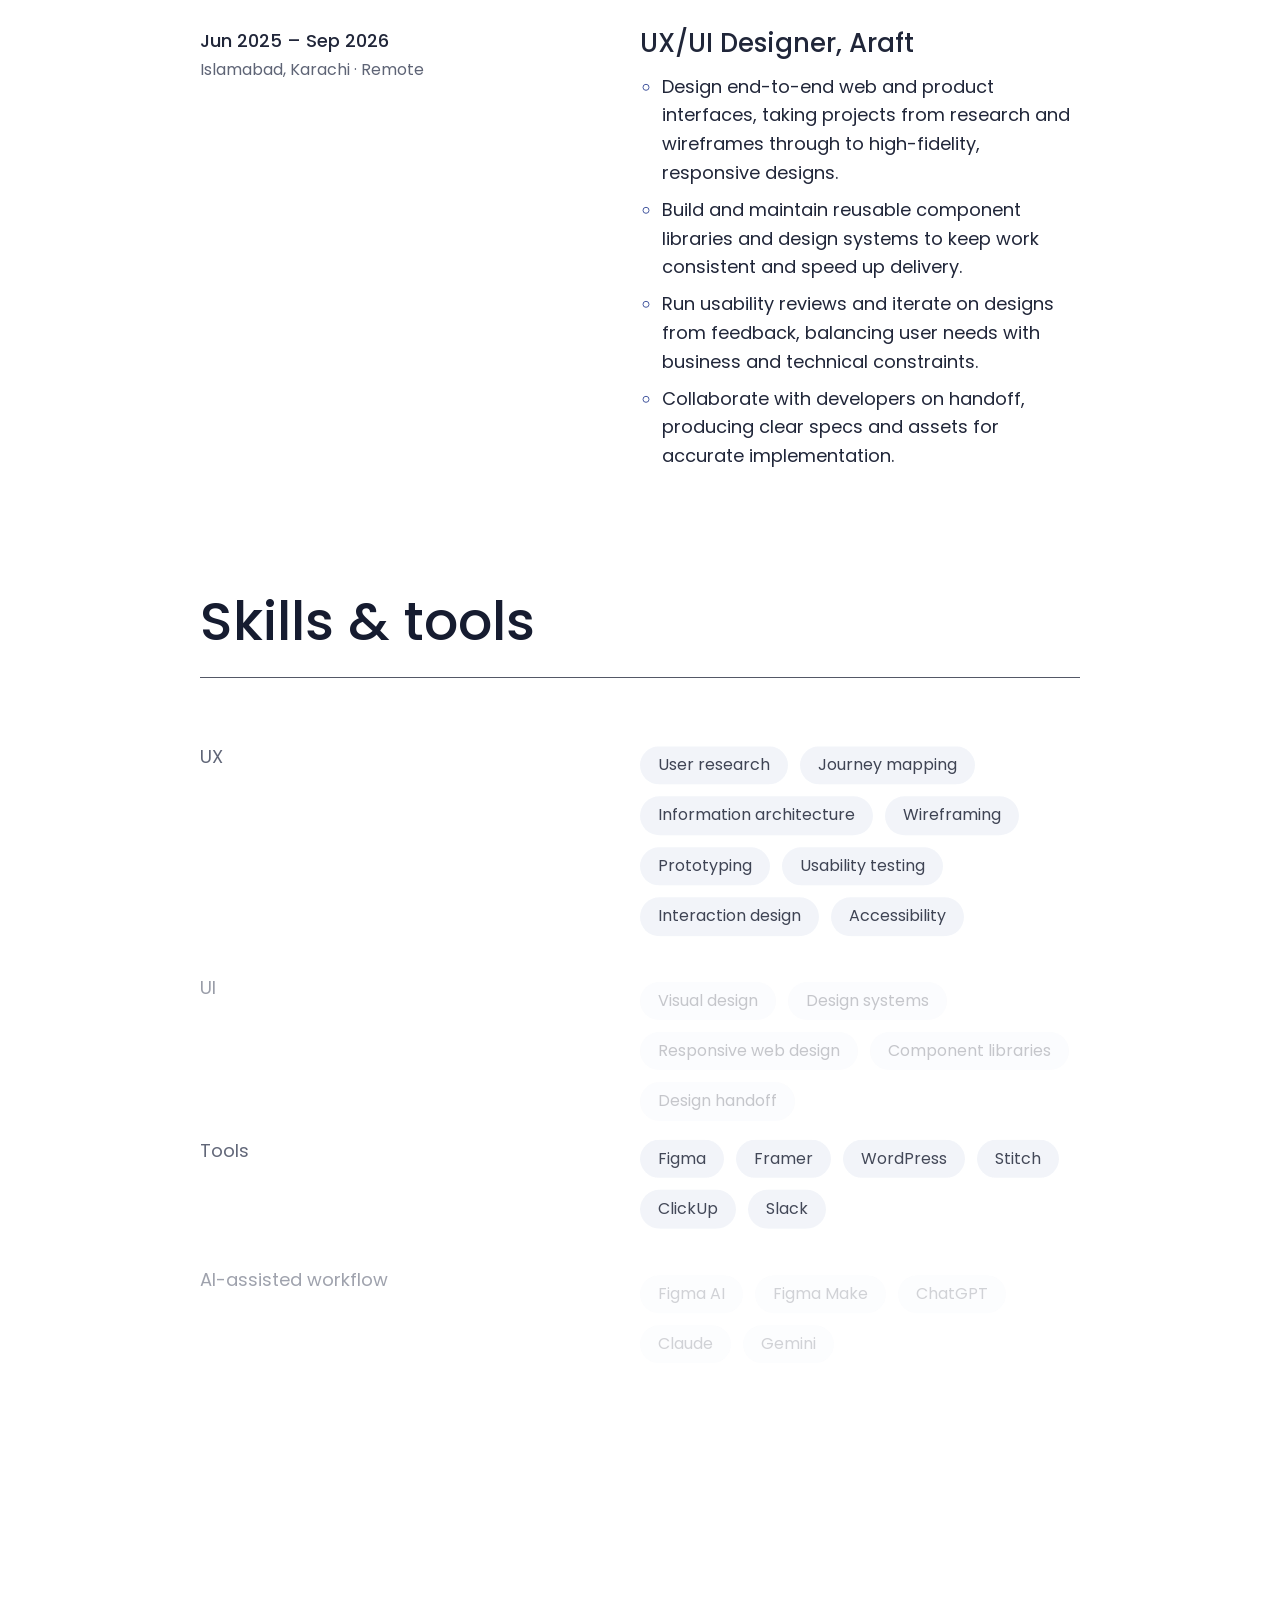
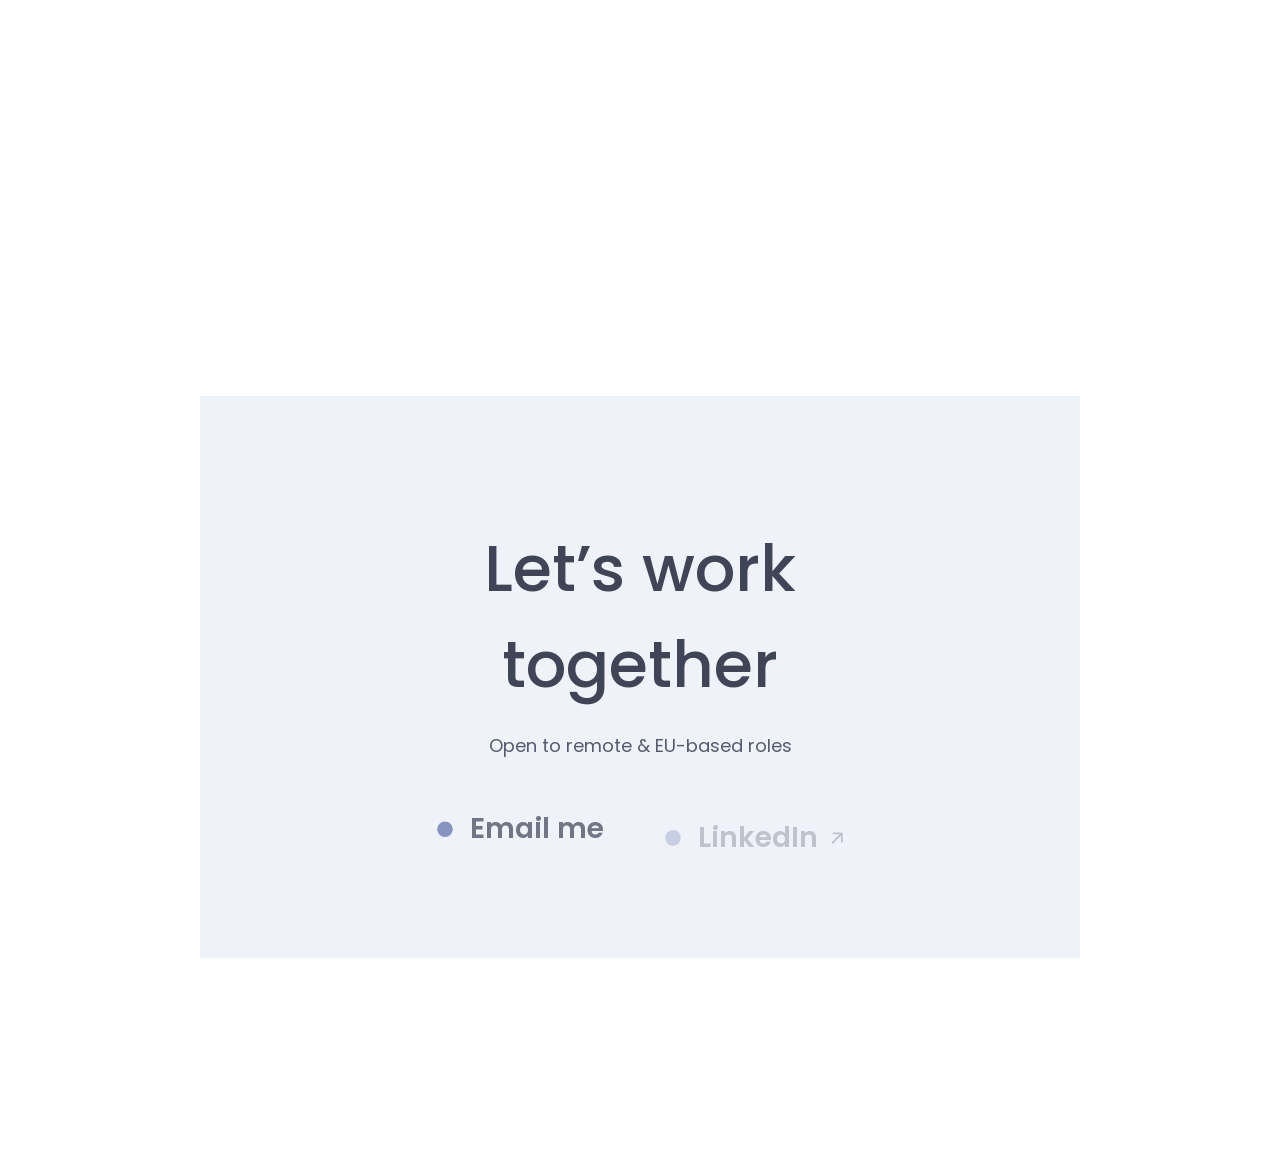
<file: resume.html>
<!doctype html>
<html lang="en">
<head>
  <meta charset="utf-8">
  <meta name="viewport" content="width=device-width, initial-scale=1">
  <title>Resume — Fatima Lari, UX/UI Designer</title>
  <meta name="description" content="Resume of Fatima Lari, a UX/UI designer based in Debrecen, Hungary.">
  <link rel="icon" href="images/favicon.svg" type="image/svg+xml">
  <link rel="apple-touch-icon" href="images/apple-touch-icon.png">
  <meta property="og:type" content="website">
  <meta property="og:title" content="Resume — Fatima Lari, UX/UI Designer">
  <meta property="og:description" content="Resume of Fatima Lari, a UX/UI designer based in Debrecen, Hungary.">
  <meta property="og:url" content="https://fatimalari.github.io/Portfolio-Oct-2026/resume.html">
  <meta property="og:image" content="https://fatimalari.github.io/Portfolio-Oct-2026/images/og-image.png">
  <meta name="twitter:card" content="summary_large_image">
  <link rel="preload" href="fonts/poppins-latin-500-normal.woff2" as="font" type="font/woff2" crossorigin>
  <link rel="stylesheet" href="css/tokens.css?v=104">
  <link rel="stylesheet" href="css/main.css?v=104">
  <script>
    /* Lets iOS Safari show :active (tap) states */
    document.addEventListener("touchstart", function () {}, { passive: true });
  </script>
  <script src="js/vendor/gsap.min.js?v=104" defer></script>
  <script src="js/vendor/ScrollTrigger.min.js?v=104" defer></script>
  <script src="js/motion.js?v=104" defer></script>
  <script src="js/buttons.js?v=104" defer></script>
  <script src="js/clock.js?v=104" defer></script>
  <script src="js/menu.js?v=104" defer></script>
  <script src="js/header.js?v=104" defer></script>
</head>
<body>
  <header class="site-header">
    <a class="site-header__logo" href="./">Fatima Lari</a>
    <p class="site-header__loc"><span>Debrecen, Hungary<span class="js-local-time"></span></span></p>
    <nav class="site-header__nav" aria-label="Main">
      <a href="about.html">About</a>
      <a href="resume.html" aria-current="page">Resume</a>
    </nav>
    <button class="menu-toggle" type="button" aria-expanded="false" aria-controls="menu-drawer" aria-label="Open menu">
      <span class="menu-toggle__bar"></span>
      <span class="menu-toggle__bar"></span>
    </button>
  </header>

  <!-- Phone menu: a drawer that slides in from the right (js/menu.js) -->
  <div class="drawer" id="menu-drawer" hidden>
    <div class="drawer__backdrop" data-close-menu></div>
    <div class="drawer__panel" role="dialog" aria-modal="true" aria-label="Menu">
      <button class="drawer__close" type="button" aria-label="Close menu" data-close-menu>
        <svg viewBox="0 0 24 24" fill="none" stroke="currentColor" stroke-width="1.75" stroke-linecap="round" aria-hidden="true"><path d="M6 6l12 12M18 6L6 18"/></svg>
      </button>
      <nav aria-label="Mobile">
        <ul class="drawer__links">
          <li><a href="about.html">About</a></li>
          <li><a href="resume.html" aria-current="page">Resume</a></li>
        </ul>
      </nav>
    </div>
  </div>

  <main>
    <section class="resume-page" aria-labelledby="resume-title">
      <h1 class="resume-page__title" id="resume-title">Resume</h1>

      <div class="resume-head">
        <div class="resume-head__info">
          <p class="resume-head__name">Fatima Lari</p>
          <p class="resume-head__role">UX/UI Designer · Debrecen, Hungary</p>
        </div>
        <div class="resume-head__actions">
          <a class="button" href="resume.pdf" download="Fatima_Lari_Resume.pdf"><span class="button__dot" aria-hidden="true"></span><span class="button__label">Download PDF</span></a>
          <a class="button" href="mailto:fatima.lari07@gmail.com"><span class="button__dot" aria-hidden="true"></span><span class="button__label">fatima.lari07@gmail.com</span></a>
          <a class="button" href="https://www.linkedin.com/in/fatimalari" target="_blank" rel="noopener"><span class="button__dot" aria-hidden="true"></span><span class="button__label">LinkedIn</span><svg class="button__arrow button__arrow--out" viewBox="0 0 24 24" fill="none" stroke="currentColor" stroke-width="2" stroke-linecap="round" stroke-linejoin="round" aria-hidden="true"><path d="M7 17L17 7M8 7h9v9"/></svg></a>
        </div>
      </div>

      <p class="resume-summary">UX/UI designer with a clinical healthcare background and a Google UX Design Professional Certificate. Combines real patient-facing experience with end-to-end design skills across user research, wireframing, prototyping, and usability testing. Turns complex problems into clear, accessible, developer-ready designs. Open to remote and EU-based product design roles.</p>
    </section>

    <section class="section resume-section" aria-labelledby="resume-experience">
      <h2 class="section-title" id="resume-experience">Experience</h2>
      <ol class="resume-list">
          <li class="resume-row">
            <div class="resume-row__meta">
              <p class="resume-row__date">Oct 2026 – Present</p>
              <p class="resume-row__place">Lahore, Pakistan · Remote</p>
            </div>
            <div>
              <h3 class="resume-row__title">Product &amp; Brand Designer, HNZ TEK</h3>
              <ul class="resume-row__points">
                <li>Define product direction and maintain the roadmap, prioritising features based on user needs and business goals.</li>
                <li>Write product requirements and feature specs, and work with designers and developers from discovery through to release.</li>
                <li>Gather user feedback and market research to identify problems worth solving and shape upcoming features.</li>
                <li>Own the brand identity and guidelines, keeping visuals, tone, and messaging consistent across the product, website, and marketing channels.</li>
                <li>Track product and campaign performance and use the results to guide improvements.</li>
              </ul>
            </div>
          </li>
          <li class="resume-row">
            <div class="resume-row__meta">
              <p class="resume-row__date">Jun 2025 – Sep 2026</p>
              <p class="resume-row__place">Islamabad, Karachi · Remote</p>
            </div>
            <div>
              <h3 class="resume-row__title">UX/UI Designer, Araft</h3>
              <ul class="resume-row__points">
                <li>Design end-to-end web and product interfaces, taking projects from research and wireframes through to high-fidelity, responsive designs.</li>
                <li>Build and maintain reusable component libraries and design systems to keep work consistent and speed up delivery.</li>
                <li>Run usability reviews and iterate on designs from feedback, balancing user needs with business and technical constraints.</li>
                <li>Collaborate with developers on handoff, producing clear specs and assets for accurate implementation.</li>
              </ul>
            </div>
          </li>
      </ol>
    </section>

    <section class="section resume-section" aria-labelledby="resume-skills">
      <h2 class="section-title" id="resume-skills">Skills &amp; tools</h2>
      <div class="resume-skills">
        <div>
          <h3 class="resume-skills__label">UX</h3>
          <ul class="resume-tags">
            <li>User research</li>
            <li>Journey mapping</li>
            <li>Information architecture</li>
            <li>Wireframing</li>
            <li>Prototyping</li>
            <li>Usability testing</li>
            <li>Interaction design</li>
            <li>Accessibility</li>
          </ul>
        </div>
        <div>
          <h3 class="resume-skills__label">UI</h3>
          <ul class="resume-tags">
            <li>Visual design</li>
            <li>Design systems</li>
            <li>Responsive web design</li>
            <li>Component libraries</li>
            <li>Design handoff</li>
          </ul>
        </div>
        <div>
          <h3 class="resume-skills__label">Tools</h3>
          <ul class="resume-tags">
            <li>Figma</li>
            <li>Framer</li>
            <li>WordPress</li>
            <li>Stitch</li>
            <li>ClickUp</li>
            <li>Slack</li>
          </ul>
        </div>
        <div>
          <h3 class="resume-skills__label">AI-assisted workflow</h3>
          <ul class="resume-tags">
            <li>Figma AI</li>
            <li>Figma Make</li>
            <li>ChatGPT</li>
            <li>Claude</li>
            <li>Gemini</li>
          </ul>
        </div>
      </div>
    </section>

    <section class="section resume-section" aria-labelledby="resume-education">
      <h2 class="section-title" id="resume-education">Education &amp; certifications</h2>
      <ol class="resume-list">
          <li class="resume-row">
            <div class="resume-row__meta">
              <p class="resume-row__date">2024</p>
            </div>
            <div>
              <h3 class="resume-row__title">Google UX Design Professional Certificate</h3>
              <p class="resume-row__text">Coursera</p>
            </div>
          </li>
          <li class="resume-row">
            <div class="resume-row__meta">
              <p class="resume-row__date">2021</p>
            </div>
            <div>
              <h3 class="resume-row__title">Bachelor of Dental Surgery (BDS)</h3>
              <p class="resume-row__text">Dow University of Health Sciences</p>
            </div>
          </li>
      </ol>
    </section>
  </main>

  <footer class="site-footer" id="contact">
    <div class="site-footer__panel">
      <div class="contact">
        <h2 class="contact__title">Let’s work <span class="nowrap">together</span></h2>
        <p class="contact__note">Open to remote &amp; EU-based roles</p>
        <div class="contact__actions">
          <a class="button" href="mailto:fatima.lari07@gmail.com"><span class="button__dot" aria-hidden="true"></span><span class="button__label">Email me</span></a>
          <a class="button" href="https://www.linkedin.com/in/fatimalari" target="_blank" rel="noopener"><span class="button__dot" aria-hidden="true"></span><span class="button__label">LinkedIn</span><svg class="button__arrow button__arrow--out" viewBox="0 0 24 24" fill="none" stroke="currentColor" stroke-width="2" stroke-linecap="round" stroke-linejoin="round" aria-hidden="true"><path d="M7 17L17 7M8 7h9v9"/></svg></a>
        </div>
      </div>
    </div>

    <div class="site-footer__bar">
      <p class="site-footer__name">Fatima Lari – UX/UI Designer</p>
      <nav class="site-footer__nav" aria-label="Footer">
        <a href="about.html">About</a>
        <a href="resume.html">Resume</a>
      </nav>
    </div>
  </footer>
</body>
</html>
</file>
<file: css/tokens.css>
/* Design tokens — Fatima Lari portfolio */

/* Poppins, self-hosted (SIL OFL, see fonts/OFL.txt) */
@font-face { font-family: "Poppins"; font-style: normal; font-weight: 400; font-display: swap; src: url("../fonts/poppins-latin-400-normal.woff2") format("woff2"); }
@font-face { font-family: "Poppins"; font-style: normal; font-weight: 500; font-display: swap; src: url("../fonts/poppins-latin-500-normal.woff2") format("woff2"); }
@font-face { font-family: "Poppins"; font-style: normal; font-weight: 600; font-display: swap; src: url("../fonts/poppins-latin-600-normal.woff2") format("woff2"); }
@font-face { font-family: "Poppins"; font-style: normal; font-weight: 700; font-display: swap; src: url("../fonts/poppins-latin-700-normal.woff2") format("woff2"); }
:root {
  /* Colour */
  --color-primary: #ffffff;        /* main background */
  --color-secondary: #eff2f8;      /* alternate section / card background (pale navy tint) */
  --color-accent: #3b4f9a;         /* brand accent (ink navy): dots, fills, highlights */
  --color-accent-strong: #1e2a5a;  /* deep ink navy for text, links and bubbles (13.7:1 on white) */
  --color-text: #141a2e;           /* headings & primary text (navy-tinted near-black) */
  --color-text-muted: #555b6e;     /* secondary text (6.8:1 on white) */
  --color-border: #e3e6ee;

  /* Typography */
  --font-family: "Poppins", system-ui, -apple-system, "Segoe UI", sans-serif;
  --weight-regular: 400;
  --weight-medium: 500;
  --weight-semibold: 600;
  --weight-bold: 700;

  --h1-size: 40px;
  --h2-size: 34px;
  --h3-size: 26px;
  --text-primary-size: 17px;
  --text-secondary-size: 15px;
  --label-size: 14px;

  /* Layout */
  --container-max: 1280px;
  --gutter: 16px;
  --measure: 65ch;
}

@media (min-width: 768px) {
  :root {
    --h1-size: 64px;
    --h2-size: 54px;
    --h3-size: 36px;
    --text-primary-size: 18px;
    --text-secondary-size: 16px;
    --gutter: 80px;
  }
}

/* Desktop: 200px side margins across the homepage. The content stops
   growing at 1360px wide (from a 1760px screen up), so on big monitors it
   stays centred and the margins widen instead. */
@media (min-width: 1200px) {
  :root {
    --content-max: 1360px;
    --gutter: max(200px, (100vw - var(--content-max)) / 2);
  }
}

/* Base type styles */
body {
  margin: 0;
  background: var(--color-primary);
  color: var(--color-text);
  font-family: var(--font-family);
  font-size: var(--text-primary-size);
  font-weight: var(--weight-regular);
  line-height: 1.6;
  -webkit-font-smoothing: antialiased;
}

h1, .h1 { font-size: var(--h1-size); font-weight: var(--weight-medium); line-height: 1.1;  letter-spacing: 0; margin: 0; }
h2, .h2 { font-size: var(--h2-size); font-weight: var(--weight-medium); line-height: 1.15; letter-spacing: 0; margin: 0; }
h3, .h3 { font-size: var(--h3-size); font-weight: var(--weight-medium); line-height: 1.25; letter-spacing: 0; margin: 0; }

.text-secondary {
  font-size: var(--text-secondary-size);
  line-height: 1.55;
  color: var(--color-text-muted);
}

.label {
  font-size: var(--label-size);
  font-weight: var(--weight-medium);
  text-transform: uppercase;
  letter-spacing: 0.08em;
}

a { color: var(--color-accent-strong); }
::selection { background: var(--color-accent); color: #fff; }
</file>
<file: css/main.css>
*, *::before, *::after { box-sizing: border-box; }

/* Header */
/* Fixed header (js/header.js): at the top of the page it sits on the
   hero as before; scrolling down past the top slides it away, scrolling
   up brings it back on a white bar so the nav is always one flick away */
.site-header {
  position: fixed;
  inset: 0 0 auto;
  z-index: 50;
  display: flex;
  align-items: center;
  justify-content: space-between;
  padding: 42px var(--gutter);
  background: transparent;
  transition: transform 0.4s cubic-bezier(0.22, 1, 0.36, 1),
              padding 0.3s ease, background-color 0.3s ease, box-shadow 0.3s ease;
}

.site-header.is-scrolled {
  padding-top: 20px;
  padding-bottom: 20px;
  background: var(--color-primary);
  box-shadow: 0 1px 0 var(--color-border);
}

.site-header.is-hidden { transform: translateY(-100%); }

@media (prefers-reduced-motion: reduce) {
  .site-header { transition: none; }
}

.site-header__logo {
  font-size: 25px;
  font-weight: var(--weight-bold);
  line-height: 1;
  color: var(--color-text);
  text-decoration: none;
}

/* Location (and local time, js/clock.js) centred in the header */
.site-header__loc {
  position: absolute;
  left: 50%;
  transform: translateX(-50%);
  display: flex;
  align-items: center;
  gap: 8px;
  margin: 0;
  font-size: var(--text-primary-size);
  line-height: 1;
  white-space: nowrap;
  color: var(--color-text-muted);
}

.site-header__loc::before,
.hero__loc::before {
  content: "";
  flex: none;
  width: 8px;
  height: 8px;
  border-radius: 50%;
  background: var(--color-accent);
}

.hero__loc { display: none; }

.site-header__nav {
  display: flex;
  gap: 24px;
}

.site-header__nav a {
  position: relative; /* holds the hover underline */
  display: inline-block;
  font-size: var(--text-primary-size);
  font-weight: var(--weight-medium);
  line-height: 1;
  color: var(--color-text);
  text-decoration: none;
}

/* Hover / focus: a navy line slides in under the link from left to
   right, like the buttons; the text itself doesn't change */
.site-header__nav a::after {
  content: "";
  position: absolute;
  left: 0;
  right: 0;
  bottom: -6px;
  height: 2px;
  background: var(--color-accent-strong);
  transform: scaleX(0);
  transform-origin: left center;
  transition: transform 0.45s cubic-bezier(0.22, 1, 0.36, 1);
}

.site-header__nav a:focus-visible::after,
.site-header__nav a[aria-current="page"]::after { transform: scaleX(1); }

@media (hover: hover) {
  .site-header__nav a:hover::after { transform: scaleX(1); }
}


.site-header a:focus-visible {
  outline: 2px solid var(--color-accent);
  outline-offset: 4px;
  border-radius: 2px;
}

/* Phone menu button (two lines) and the drawer it opens */
.menu-toggle {
  display: none;
  flex-direction: column;
  justify-content: center;
  align-items: flex-end;
  gap: 6px;
  width: 44px;
  height: 44px;
  margin-right: -10px; /* the bars line up with the page margin */
  padding: 10px;
  border: 0;
  background: none;
  color: var(--color-text);
  cursor: pointer;
  -webkit-tap-highlight-color: transparent;
}

.menu-toggle__bar {
  display: block;
  width: 24px;
  height: 2px;
  border-radius: 2px;
  background: currentColor;
}

.menu-toggle__bar + .menu-toggle__bar { width: 16px; }

.menu-toggle:focus-visible,
.drawer__close:focus-visible,
.drawer__links a:focus-visible {
  outline: 2px solid var(--color-accent);
  outline-offset: 2px;
  border-radius: 2px;
}

.drawer {
  position: fixed;
  inset: 0;
  z-index: 100;
}

.drawer[hidden] { display: none; }

.drawer__backdrop {
  position: absolute;
  inset: 0;
  background: rgba(20, 26, 46, 0.4);
  opacity: 0;
  transition: opacity 0.3s ease;
}

.drawer__panel {
  position: absolute;
  top: 0;
  right: 0;
  bottom: 0;
  display: flex;
  flex-direction: column;
  width: min(80vw, 340px);
  padding: 14px var(--gutter) 40px 32px;
  background: var(--color-primary);
  transform: translateX(100%);
  transition: transform 0.4s cubic-bezier(0.22, 1, 0.36, 1);
}

.drawer.is-open .drawer__backdrop { opacity: 1; }
.drawer.is-open .drawer__panel { transform: none; }

.drawer__close {
  align-self: flex-end;
  display: grid;
  place-items: center;
  width: 44px;
  height: 44px;
  margin-right: -10px;
  padding: 0;
  border: 0;
  background: none;
  color: var(--color-text);
  cursor: pointer;
}

.drawer__close svg { width: 24px; height: 24px; }

.drawer__links {
  display: flex;
  flex-direction: column;
  gap: 20px;
  margin: 48px 0 0;
  padding: 0;
  list-style: none;
}

.drawer__links a {
  font-size: var(--h2-size);
  font-weight: var(--weight-medium);
  line-height: 1.15;
  color: var(--color-text);
  text-decoration: none;
}

.drawer__links a[aria-current="page"],
.drawer__links a:active { color: var(--color-accent-strong); }

html.menu-open { overflow: hidden; } /* no page scrolling behind the drawer */

@media (prefers-reduced-motion: reduce) {
  .drawer__backdrop,
  .drawer__panel { transition: none; }
}

/* Hero */
.hero {
  position: relative;
  min-height: 80vh;
  min-height: 80svh;
  display: flex;
  align-items: flex-end;
  padding: 160px var(--gutter) 62px;
}

.hero__content { flex: 1; min-width: 0; } /* lets the tools strip clip instead of widening the page */

/* Big display title, then a subtitle in the section-heading style (H2) */
.hero__head {
  display: flex;
  flex-wrap: wrap;
  align-items: flex-end;
  justify-content: space-between;
  gap: 32px;
}

/* Small greeting above the display title */
.hero__hello {
  flex: 0 0 100%;
  margin: 0 0 -8px;
  font-size: 20px;
  font-weight: var(--weight-medium);
  line-height: 1.4;
  color: var(--color-text-muted);
}

.hero__title {
  flex: 0 0 100%;
  margin: 0;
  /* up to 128px, scaled down so it stays on one line and clear of the
     social icons on the right (desktop) */
  font-size: min(128px, calc((100vw - 2 * var(--gutter) - var(--title-clear, 120px)) / 7.4));
  font-weight: var(--weight-semibold);
  line-height: 1.1;
  letter-spacing: -0.02em;
}

.hero__subtitle {
  max-width: 22em;
  margin: 0;
  font-size: var(--h2-size);
  font-weight: var(--weight-medium);
  line-height: 1.15;
}

.hero__line { display: block; }

/* Tools strip under the headline: logos and names scrolling left in a
   loop. The track holds four identical groups, so moving it a quarter of
   its width lands exactly where it started. Like the Insights marquee,
   it is clipped exactly at the page margins. */
.tools {
  --tools-gap: 56px;
  margin-top: 56px;
  overflow: hidden;
}

.tools__track {
  display: flex;
  width: max-content;
  animation: tools-scroll 24s linear infinite;
}

.tools__group {
  display: flex;
  gap: var(--tools-gap);
  margin: 0;
  padding: 0 var(--tools-gap) 0 0; /* even gap where the groups meet */
  list-style: none;
}

.tools__item {
  display: flex;
  align-items: center;
  gap: 14px;
  font-size: 24px;
  font-weight: var(--weight-medium);
  line-height: 1;
  white-space: nowrap;
  color: var(--color-text);
}

/* the brands' full-colour logos */
.tools__logo {
  flex: none;
  width: 28px;
  height: 28px;
  object-fit: contain;
}

@keyframes tools-scroll {
  to { transform: translateX(-25%); }
}

/* No auto-motion for people who turn animations off: one static row */
@media (prefers-reduced-motion: reduce) {
  .tools__track { width: auto; animation: none; }
  .tools__group { flex-wrap: wrap; row-gap: 20px; padding: 0; }
  .tools__group[aria-hidden="true"] { display: none; }
}

@media (max-width: 767px) {
  .tools { --tools-gap: 36px; margin-top: 32px; }
  .tools__item { gap: 10px; font-size: 18px; }
  .tools__logo { width: 22px; height: 22px; }
}

/* Social links: outline logos in 44px secondary-colour circles stacked on the right, centred at 40% of the hero */
.social {
  --tile: 44px;
  --tile-gap: 18px;
  position: absolute;
  right: var(--gutter);
  bottom: 142px; /* bottom of the column lines up with the subtitle's last line, above the tools strip */
  display: flex;
  flex-direction: column;
  gap: var(--tile-gap);
  margin: 0;
  padding: 0;
  list-style: none;
}

.social__link {
  display: grid;
  place-items: center;
  width: var(--tile);
  height: var(--tile);
  color: var(--color-text);
  background: var(--color-secondary);
  border-radius: 50%;
  -webkit-tap-highlight-color: transparent;
  transition: color 0.2s ease, background-color 0.2s ease;
}

.social__link svg {
  display: block;
  width: var(--glyph, 22px);
  height: var(--glyph, 22px);
  stroke-width: var(--glyph-stroke, 1.75);
}

/* Purple on hover (desktop) and while tapped (touch screens) */
.social__link:active,
.social__link:focus-visible {
  color: #fff;
  background: var(--color-accent);
}

@media (hover: hover) {
  .social__link:hover {
    color: #fff;
    background: var(--color-accent);
  }
}

.social__link:focus-visible {
  outline: 2px solid var(--color-accent-strong);
  outline-offset: 3px;
}

/* Speech bubble with the handle / address, opening to the left of the
   circle on hover or keyboard focus (desktop only; on touch screens a
   tap simply opens the link) */
.social li { position: relative; }

.social__bubble { display: none; }

@media (hover: hover) and (min-width: 768px) {
  .social__bubble {
    position: absolute;
    top: 50%;
    right: calc(100% + 14px);
    display: block;
    padding: 9px 14px;
    border-radius: 10px;
    background: var(--color-accent-strong); /* white text at 6:1 contrast */
    color: #fff;
    font-size: 14px;
    font-weight: var(--weight-medium);
    line-height: 1.2;
    white-space: nowrap;
    pointer-events: none;
    opacity: 0;
    transform: translate(8px, -50%) scale(0.96);
    transform-origin: right center;
    transition: opacity 0.2s ease, transform 0.25s cubic-bezier(0.22, 1, 0.36, 1);
  }

  /* the bubble's tail, pointing at the circle */
  .social__bubble::after {
    content: "";
    position: absolute;
    top: 50%;
    left: 100%;
    margin-top: -6px;
    border: 6px solid transparent;
    border-left-color: var(--color-accent-strong);
  }

  /* a short delay so passing the mouse over the stack doesn't flash every
     bubble; closing is instant. .is-copied keeps it open for "Copied!" */
  .social__link:hover + .social__bubble,
  .social__link:focus-visible + .social__bubble,
  .is-copied .social__bubble {
    opacity: 1;
    transform: translate(0, -50%) scale(1);
    transition-delay: 0.1s;
  }
}

@media (prefers-reduced-motion: reduce) {
  .social__bubble { transition: opacity 0.2s ease; }
}

/* Hidden from view, still read by screen readers */
.visually-hidden {
  position: absolute;
  width: 1px;
  height: 1px;
  overflow: hidden;
  clip-path: inset(50%);
  white-space: nowrap;
}

@media (max-width: 767px) {
  .site-header { padding: 24px var(--gutter); }
  .site-header.is-scrolled { padding-top: 12px; padding-bottom: 12px; }
  /* no room in the phone header: the location moves under the hero icons */
  .site-header__loc { display: none; }
  .hero__loc {
    order: -1;
    display: flex;
    align-items: center;
    gap: 8px;
    margin: 0;
    font-size: var(--text-secondary-size);
    line-height: 1.4;
    color: var(--color-text-muted);
  }
  .site-header__logo { font-size: 20px; }
  .site-header__nav { gap: 16px; }
  /* phones: About and Resume move into the drawer */
  .site-header__nav { display: none; }
  .menu-toggle { display: flex; }

  .hero {
    flex-direction: column;
    align-items: stretch;
    justify-content: flex-end;
    gap: 24px;
    min-height: 0; /* phones: no tall empty space above the intro */
    padding: 140px var(--gutter) 40px;
  }
  .hero__content { flex: none; }
  .hero__head { gap: 24px; }
  .hero__hello { font-size: 16px; margin-bottom: -8px; }
  .hero__title { --title-clear: 0px; } /* icons sit above the title here */

  /* Mobile: 24px logos in 44px circles, in a row above the headline */
  .social {
    order: -1;
    --tile: 44px;
    --tile-gap: 13px;
    --glyph: 24px;
    position: static;
    flex-direction: row;
    justify-content: flex-start;
  }
}

/* Sections (shared) */
.section {
  padding: 120px var(--gutter) 0;
}

main > .section:last-child { padding-bottom: 120px; }

.section-title {
  margin-bottom: 64px;
  padding-bottom: 25px;
  border-bottom: 1px solid var(--color-text);
}

/* Work: one project per row, text (40%) beside a large cover (60%),
   thin lines between rows. The whole row is the link. */
.work__list {
  margin: 0;
  padding: 0;
  list-style: none;
}

.work__item + .work__item {
  margin-top: 56px;
  padding-top: 56px;
  border-top: 1px solid var(--color-border);
}

.work-card {
  display: grid;
  grid-template-columns: 2fr 3fr;
  gap: 64px;
  color: var(--color-text);
  text-decoration: none;
}

.work-card__text {
  display: flex;
  flex-direction: column;
  align-items: flex-start;
}

.work-card__category {
  margin: 0;
  font-size: var(--text-secondary-size);
  line-height: 1.5;
  color: var(--color-text-muted);
}

.work-card__title { margin-top: 10px; }

.work-card__desc {
  max-width: 36ch;
  margin: 16px 0 0;
  font-size: var(--text-primary-size);
  line-height: 1.6;
  color: var(--color-text-muted);
}

/* "View case study" sits at the bottom of the text column */
.work-card__cta { margin-top: auto; padding-top: 32px; }

.work-card__media {
  overflow: hidden;
  aspect-ratio: 640 / 445; /* all covers share the Passion Projects shape */
  background: var(--color-secondary);
}

.work-card__media picture { display: block; height: 100%; }

.work-card__media img {
  display: block;
  width: 100%;
  height: 100%;
  object-fit: cover;
}

/* Hovering anywhere on the row plays the "View case study" button
   animation; the cover stays still */
@media (hover: hover) {
  .work-card:hover .work-card__cta { color: var(--color-accent-strong); }
  .work-card:hover .work-card__cta .button__dot { transform: scale(1); }
  .work-card:hover .work-card__cta .button__label::after { transform: scaleX(1); }
}

.work-card.is-tapped .work-card__cta,
.work-card:focus-visible .work-card__cta { color: var(--color-accent-strong); }
.work-card.is-tapped .work-card__cta .button__dot,
.work-card:focus-visible .work-card__cta .button__dot { transform: scale(1); }
.work-card.is-tapped .work-card__cta .button__label::after,
.work-card:focus-visible .work-card__cta .button__label::after { transform: scaleX(1); }

.work-card:focus-visible {
  outline: 2px solid var(--color-accent);
  outline-offset: 8px;
}

/* Tablet: a little less room between text and cover */
@media (max-width: 1199px) {
  .work-card { gap: 40px; }
}

@media (max-width: 767px) {
  .section { padding-top: 80px; }
  main > .section:last-child { padding-bottom: 80px; }
  .section-title {
    margin-bottom: 40px;
    padding-bottom: 20px;
  }

  /* Mobile: cover on top, text below */
  .work__item + .work__item { margin-top: 40px; padding-top: 40px; }
  .work-card { grid-template-columns: 1fr; gap: 20px; }
  .work-card__media { order: -1; }
  .work-card__title { margin-top: 4px; }
  .work-card__desc { margin-top: 10px; }
  .work-card__cta { margin-top: 0; padding-top: 20px; }
}

/* About: everything sits in a secondary-colour panel on the page margins */
.about__panel {
  padding: 60px;
  background: var(--color-secondary);
}

.about__panel .section-title { margin-bottom: 40px; }

.about__grid {
  display: flex;
  align-items: flex-start;
  justify-content: space-between;
  gap: 64px;
}

/* Text takes half the panel's content width, like the About me page */
.about__text { flex: 0 0 50%; }

.about__text p {
  margin: 0 0 24px;
  line-height: 1.6;
}

.about__text .button { margin-top: 16px; }

/* Photo: 424:392 frame, right column (about 40% of the panel's content) */
.about__media {
  flex: 0 0 40%;
}

.about__media picture {
  position: relative;
  display: block;
  aspect-ratio: 424 / 392;
  overflow: hidden;
  background: var(--color-border); /* shows while the photo loads */
}

.about__media img {
  position: absolute; /* the frame sets the size, never the photo */
  inset: 0;
  display: block;
  width: 100%;
  height: 100%;
  object-fit: cover;
  object-position: 50% 30%;
}

/* About me page (about.html): a big display heading in the hero-title
   style, then the text on the left and the photo on the right */
.about-page,
.resume-page {
  padding: 200px var(--gutter) 0; /* top clears the header */
}

.about-page__title,
.resume-page__title {
  margin: 0 0 64px;
  font-size: min(128px, calc((100vw - 2 * var(--gutter)) / 7.4));
  font-weight: var(--weight-semibold);
  line-height: 1.1;
  letter-spacing: -0.02em;
}

/* Text takes half the content width, the photo most of the rest */
.about-page__grid {
  display: grid;
  grid-template-columns: 50% 44%;
  justify-content: space-between;
  align-items: start;
}

.about-page__text p {
  margin: 0 0 24px;
  line-height: 1.6;
}

.about-page__text .button { margin-top: 16px; }

.about-page__media picture {
  position: relative;
  display: block;
  aspect-ratio: 4 / 5;
  overflow: hidden;
  background: var(--color-secondary); /* shows while the photo loads */
}

.about-page__media img {
  position: absolute; /* the frame sets the size, never the photo */
  inset: 0;
  display: block;
  width: 100%;
  height: 100%;
  object-fit: cover;
  object-position: 50% 30%;
}

@media (max-width: 1199px) {
  .about-page__grid { grid-template-columns: 50% 46%; }
}

@media (max-width: 767px) {
  .about-page,
  .resume-page { padding: 120px var(--gutter) 0; }
  .about-page__title,
  .resume-page__title { margin-bottom: 32px; }
  .about-page__grid { grid-template-columns: 1fr; gap: 40px; }
  .about-page__text p { margin-bottom: 20px; }
  .about-page__text .button { margin-top: 4px; }
}

/* About page: Beyond the screen — a short line, then three photos */
.beyond__text {
  max-width: 50%; /* same text width as the section above */
  margin: 0 0 48px;
  font-size: var(--text-primary-size);
  line-height: 1.6;
}

.beyond__gallery {
  display: grid;
  grid-template-columns: repeat(3, 1fr);
  gap: 32px;
}

.beyond__photo {
  position: relative;
  margin: 0;
  aspect-ratio: 4 / 5;
  overflow: hidden;
  background: var(--color-secondary); /* shows while the photo loads */
}

.beyond__photo img {
  position: absolute;
  inset: 0;
  display: block;
  width: 100%;
  height: 100%;
  object-fit: cover;
}

/* How I work (about.html): three short principles side by side */
.approach__list {
  display: grid;
  grid-template-columns: repeat(3, 1fr);
  gap: 32px;
  margin: 0;
  padding: 0;
  list-style: none;
}

.approach__title {
  margin: 0 0 12px;
  font-size: 26px;
  font-weight: var(--weight-medium);
  line-height: 1.3;
}

.approach__text {
  margin: 0;
  line-height: 1.6;
  color: var(--color-text-muted);
}

.insights__intro {
  max-width: 50%;
  margin: -24px 0 48px;
  line-height: 1.6;
  color: var(--color-text-muted);
}

@media (max-width: 767px) {
  .approach__list { grid-template-columns: 1fr; gap: 28px; }
  .insights__intro { max-width: none; margin: -8px 0 32px; }
  .beyond__text { max-width: none; margin-bottom: 32px; }
  .beyond__gallery { grid-template-columns: 1fr; gap: 20px; }
}

/* Resume page (resume.html) */
.resume-head {
  display: flex;
  flex-wrap: wrap;
  align-items: flex-end;
  justify-content: space-between;
  gap: 32px 64px;
}

.resume-head__name {
  margin: 0;
  font-size: var(--h3-size);
  font-weight: var(--weight-medium);
  line-height: 1.25;
}

.resume-head__role {
  margin: 8px 0 0;
  color: var(--color-text-muted);
}

.resume-head__actions {
  display: flex;
  flex-wrap: wrap;
  gap: 16px 40px;
}

/* Experience / education rows: date column, then role and description */
.resume-list {
  margin: 0;
  padding: 0;
  list-style: none;
}

/* the role column starts exactly at the middle of the page */
.resume-row {
  display: grid;
  grid-template-columns: 50% 50%;
}

.resume-row + .resume-row {
  margin-top: 40px;
  padding-top: 40px;
  border-top: 1px solid var(--color-border);
}

.resume-row__date {
  margin: 0;
  font-weight: var(--weight-medium);
  color: var(--color-text);
  line-height: 1.5;
}

.resume-row__place {
  margin: 4px 0 0;
  font-size: var(--text-secondary-size);
  line-height: 1.5;
  color: var(--color-text-muted);
}

.resume-row__points {
  max-width: 44em;
  margin: 12px 0 0;
  padding-left: 1.2em;
  line-height: 1.6;
}

.resume-row__points li + li { margin-top: 8px; }
.resume-row__points li::marker { color: var(--color-accent); }

.resume-summary {
  max-width: 44em; /* same measure as the experience bullets */
  margin: 48px 0 0;
  line-height: 1.6;
}

.resume-row__title {
  font-size: 26px;
  line-height: 1.3;
}

.resume-row__text {
  max-width: 44em;
  margin: 10px 0 0;
  line-height: 1.6;
}

.resume-skills {
  display: grid;
  grid-template-columns: 50% 50%;
  row-gap: 32px;
}

.resume-skills > div {
  display: contents;
}

.resume-skills__label {
  font-size: var(--text-primary-size);
  font-weight: var(--weight-regular);
  line-height: 1.5;
  color: var(--color-text-muted);
}

.resume-tags {
  display: flex;
  flex-wrap: wrap;
  gap: 12px;
  margin: 0;
  padding: 0;
  list-style: none;
}

.resume-tags li {
  padding: 8px 18px;
  border-radius: 999px;
  background: var(--color-secondary);
  font-size: var(--text-secondary-size);
  line-height: 1.4;
}

main > .resume-section:last-child { padding-bottom: 120px; }

@media (max-width: 767px) {
  .resume-head__name { font-size: 26px; }
  .resume-row,
  .resume-skills { grid-template-columns: 1fr; gap: 8px; }
  .resume-row + .resume-row { margin-top: 32px; padding-top: 32px; }
  .resume-row__title { font-size: 22px; }
  .resume-summary { margin-top: 32px; }
  .resume-skills { row-gap: 8px; }
  .resume-tags { margin: 0 0 24px; }
  main > .resume-section:last-child { padding-bottom: 80px; }
}

/* Experience: one row per role (role + company, a one-line summary
   starting at the middle of the page, years on the right), thin lines
   between rows */
.experience__list {
  margin: 0;
  padding: 0;
  list-style: none;
}

.experience-row {
  display: grid;
  grid-template-columns: calc(50% - 32px) 1fr auto; /* summary starts at the middle */
  align-items: center;
  column-gap: 32px;
  padding: 28px 0;
  border-bottom: 1px solid var(--color-border);
}

.experience-row:first-child { padding-top: 0; }

.experience-row__role {
  margin: 0;
  font-size: 26px;
  font-weight: var(--weight-medium);
  line-height: 1.3;
}

.experience-row__company {
  margin: 4px 0 0;
  color: var(--color-text-muted);
  line-height: 1.5;
}

.experience-row__desc {
  max-width: 22em;
  margin: 0;
  color: var(--color-text-muted);
  line-height: 1.6;
}

.experience-row__date {
  margin: 0;
  font-weight: var(--weight-medium);
  white-space: nowrap;
  text-align: right;
}

@media (max-width: 767px) {
  .experience-row {
    grid-template-columns: 1fr auto;
    row-gap: 8px;
    padding: 24px 0;
  }
  .experience-row__role { font-size: 22px; }
  .experience-row__desc { display: none; } /* phones: role, company and years only */
  .experience-row__date { grid-column: 2; grid-row: 1; align-self: start; padding-top: 4px; }
}

/* Insight into my work: auto-scrolling marquee */
.marquee {
  --card-w: 504px; /* matches the 1200×833 shots, so nothing is cropped */
  --card-h: 350px;
  --card-gap: 64px;
  overflow: hidden; /* cards slide in and out at the 80px margins */
}

.marquee__track {
  display: flex;
  width: max-content;
  animation: marquee 32s linear infinite;
}

.marquee:hover .marquee__track,
.marquee:focus-within .marquee__track {
  animation-play-state: paused;
}

.marquee__group {
  display: flex;
  gap: var(--card-gap);
  margin: 0;
  padding: 0 var(--card-gap) 0 0; /* keeps the gap even where the groups meet */
  list-style: none;
}

.marquee__item {
  flex: none;
  width: var(--card-w);
  height: var(--card-h);
  overflow: hidden;
  background: var(--color-secondary);
}

.marquee__item picture { display: block; height: 100%; }

.marquee__item img,
.marquee__item video {
  display: block;
  width: 100%;
  height: 100%;
  object-fit: cover;
}

@keyframes marquee {
  to { transform: translateX(-50%); }
}

/* No auto-motion for people who turn animations off: swipe instead */
@media (prefers-reduced-motion: reduce) {
  .marquee { overflow-x: auto; }
  .marquee__track { animation: none; }
  .marquee__group[aria-hidden="true"] { display: none; }
}

@media (max-width: 767px) {
  .marquee {
    --card-w: 317px;
    --card-h: 220px;
    --card-gap: 40px;
  }
  .marquee__track { animation-duration: 24s; }
}

/* Contact + footer */
/* The panel holds only the contact call-to-action; the footer bar sits
   below it on the page background */
.site-footer__panel {
  margin: 0 var(--gutter); /* box edges on the page margins, like every section */
  padding: 120px 60px;
  background: var(--color-secondary);
}

.contact {
  display: flex;
  flex-direction: column;
  align-items: center;
  text-align: center;
}

.contact__title {
  max-width: 520px;
  font-size: var(--h1-size);
  font-weight: var(--weight-medium);
  line-height: 1.5;
  margin: 0;
}

/* Final call to action: a short availability note, then two larger
   buttons side by side */
.contact__note {
  margin: 24px 0 0;
  color: var(--color-text-muted);
}

.contact__actions {
  display: flex;
  flex-wrap: wrap;
  justify-content: center;
  gap: 20px 56px;
  margin-top: 40px;
}

.contact .button {
  --dot: 26px;
  font-size: 28px;
}

.site-footer__bar {
  display: flex;
  align-items: center;
  justify-content: space-between;
  gap: 24px;
  margin: 64px var(--gutter) 0;
  padding: 36px 0 64px;
  border-top: 1px solid var(--color-text);
}

.site-footer__name {
  margin: 0;
  font-size: var(--text-primary-size);
}

.site-footer__nav {
  display: flex;
  gap: 24px;
}

.site-footer__nav a {
  font-size: var(--text-primary-size);
  font-weight: var(--weight-medium);
  color: var(--color-text);
  text-decoration: none;
}

.site-footer__nav a:hover { text-decoration: underline; text-underline-offset: 4px; }

@media (max-width: 767px) {
  .site-footer__panel {
    padding: 80px 24px;
  }
  .contact__title { line-height: 1.3; }
  .site-footer__bar {
    flex-direction: column;
    align-items: flex-start;
    gap: 12px;
    margin-top: 40px;
    padding: 24px 0 40px;
  }
}

/* Button: a navy dot and bold text, no box. On hover (or tap / focus)
   the dot grows and the text turns navy. The text keeps the block
   reveal (js/text-reveal.js animates .button__label). */
.button {
  --dot: 22px;
  display: inline-flex;
  align-items: center;
  gap: 12px;
  color: var(--color-text);
  font-size: 22px;
  font-weight: var(--weight-semibold);
  line-height: 1.3;
  text-decoration: none;
  -webkit-tap-highlight-color: transparent;
  transition: color 0.3s ease;
}

.button__dot {
  flex: none;
  width: var(--dot);
  height: var(--dot);
  border-radius: 50%;
  background: var(--color-accent);
  transform: scale(0.6);
  transition: transform 0.35s cubic-bezier(0.22, 1, 0.36, 1), background-color 0.3s ease;
}

.button__label { position: relative; display: block; }

/* On top of the dot and colour, a navy line slides in under the text
   from left to right (and shrinks back on leaving) */
.button__label::after {
  content: "";
  position: absolute;
  left: 0;
  right: 0;
  bottom: -4px;
  height: 2px;
  background: var(--color-accent-strong);
  transform: scaleX(0);
  transform-origin: left center;
  transition: transform 0.45s cubic-bezier(0.22, 1, 0.36, 1);
}

.button:active .button__label::after,
.button.is-tapped .button__label::after,
.button:focus-visible .button__label::after { transform: scaleX(1); }

@media (hover: hover) {
  .button:hover .button__label::after { transform: scaleX(1); }
}

/* Arrow after links that take you somewhere (case studies, About me,
   LinkedIn); it nudges forward on hover */
.button__arrow {
  flex: none;
  width: 0.8em;
  height: 0.8em;
  margin-left: -4px;
  transition: transform 0.35s cubic-bezier(0.22, 1, 0.36, 1);
}

.button:active .button__arrow,
.button.is-tapped .button__arrow,
.button:focus-visible .button__arrow { transform: translateX(4px); }
.button:active .button__arrow--out,
.button.is-tapped .button__arrow--out,
.button:focus-visible .button__arrow--out { transform: translate(3px, -3px); }

@media (hover: hover) {
  .button:hover .button__arrow,
  .work-card:hover .work-card__cta .button__arrow { transform: translateX(4px); }
  .button:hover .button__arrow--out { transform: translate(3px, -3px); }
}

.work-card.is-tapped .work-card__cta .button__arrow { transform: translateX(4px); }


/* deep accent for the text: 13.7:1 on white, same navy as the nav hover */
.button:active,
.button.is-tapped,
.button:focus-visible { color: var(--color-accent-strong); }
.button:active .button__dot,
.button.is-tapped .button__dot,
.button:focus-visible .button__dot { transform: scale(1); }

/* Touch screens: a tap plays a quicker version of the hover, and
   js/buttons.js opens the link once it has finished (~0.3s) */
@media (hover: none) {
  .button { transition-duration: 0.2s; }
  .button__dot { transition-duration: 0.25s; }
  .button__label::after { transition-duration: 0.3s; }
}

@media (hover: hover) {
  .button:hover { color: var(--color-accent-strong); }
  .button:hover .button__dot { transform: scale(1); }
}

.button:focus-visible {
  outline: 2px solid var(--color-accent);
  outline-offset: 6px;
  border-radius: 2px;
}

@media (max-width: 767px) {
  .button { --dot: 18px; gap: 10px; font-size: 19px; }
  .contact .button { --dot: 20px; font-size: 22px; }
  .contact__actions { gap: 12px 28px; margin-top: 28px; }
}

@media (max-width: 767px) {
  .about__grid {
    flex-direction: column;
    gap: 40px;
  }
  .about__panel { padding: 24px 20px; }
  .about__panel .section-title { margin-bottom: 24px; }
  .about__text { flex: none; }
  .about__media { flex: none; width: 100%; }
  .about__text p { margin-bottom: 20px; }
  .about__text .button { margin-top: 4px; }
}

/* Preloader */
.preloader { display: none; }

.is-loading .preloader {
  position: fixed;
  inset: 0;
  z-index: 100;
  display: block;
  color: #fff;
}

.is-loading body { overflow: hidden; }
.is-loaded body { overflow: auto; }

/* Stairs exit: five navy columns lift away one after another, left to
   right, after the name and counter fade out */
.preloader__stairs {
  position: absolute;
  inset: 0;
  display: flex;
}

.preloader__stairs span {
  flex: 1;
  margin-right: -1px; /* no hairline gaps between columns */
  background: var(--color-accent);
  transition: transform 0.8s cubic-bezier(0.76, 0, 0.24, 1);
}

.preloader__stairs span:nth-child(2) { transition-delay: 0.07s; }
.preloader__stairs span:nth-child(3) { transition-delay: 0.14s; }
.preloader__stairs span:nth-child(4) { transition-delay: 0.21s; }
.preloader__stairs span:nth-child(5) { transition-delay: 0.28s; }

.is-loaded .preloader__stairs span { transform: translateY(-100%); }

.preloader__center,
.preloader__bar { transition: opacity 0.3s ease; }

.is-loaded .preloader__center,
.is-loaded .preloader__bar { opacity: 0; }

.preloader__center {
  position: absolute;
  inset: 0;
  display: flex;
  flex-direction: column;
  align-items: center;
  justify-content: center;
  gap: 16px;
  padding: 0 var(--gutter);
  text-align: center;
}

.preloader__title {
  font-size: var(--h2-size);
  font-weight: var(--weight-medium);
  line-height: 1.25;
}

.preloader__count {
  font-size: var(--h3-size);
  font-weight: var(--weight-medium);
  line-height: 1;
  font-variant-numeric: tabular-nums;
}

.preloader__bar {
  position: absolute;
  left: 0;
  right: 0;
  bottom: 0;
  height: 4px;
  background: rgba(255, 255, 255, 0.25);
}

.preloader__bar-fill {
  display: block;
  height: 100%;
  background: #fff;
  transform: scaleX(0);
  transform-origin: left;
}

/* Hero entrance after the preloader lifts. The headline uses the block
   reveal (js/text-reveal.js); the social icons fade and rise. */
.is-loading .social,
.is-loading .tools {
  opacity: 0;
  transform: translateY(40px);
}

.is-loaded .social,
.is-loaded .tools {
  opacity: 1;
  transform: none;
  transition: opacity 0.8s ease, transform 0.8s cubic-bezier(0.22, 1, 0.36, 1);
  transition-delay: 0.75s;
}


.nowrap { white-space: nowrap; }

/* Hero headline: hidden until motion.js fades it in (with a CSS fallback
   so it can never stay hidden if the script doesn't run) */
.motion:not(.hero-ready) .hero__hello,
.motion:not(.hero-ready) .hero__title,
.motion:not(.hero-ready) .hero__subtitle {
  opacity: 0;
  animation: hero-fallback 0s 6s forwards;
}

@keyframes hero-fallback { to { opacity: 1; } }
</file>
